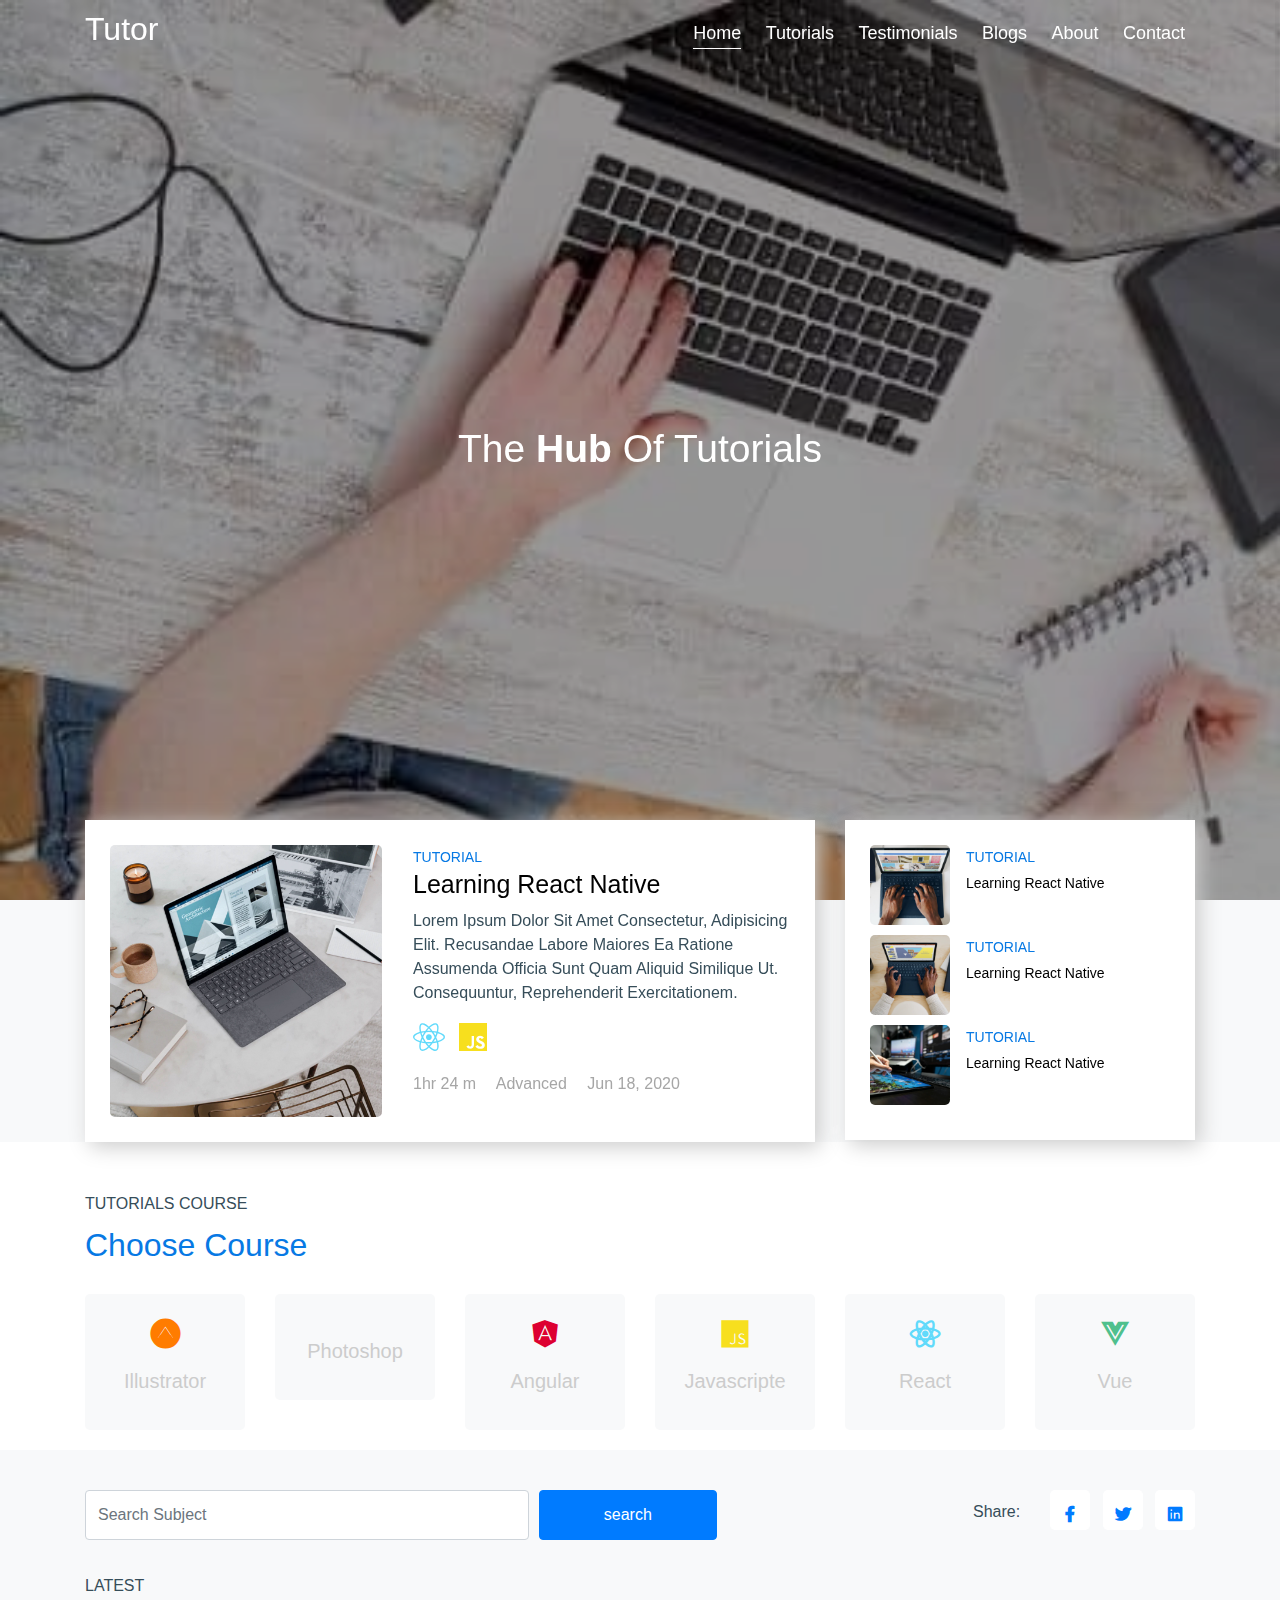
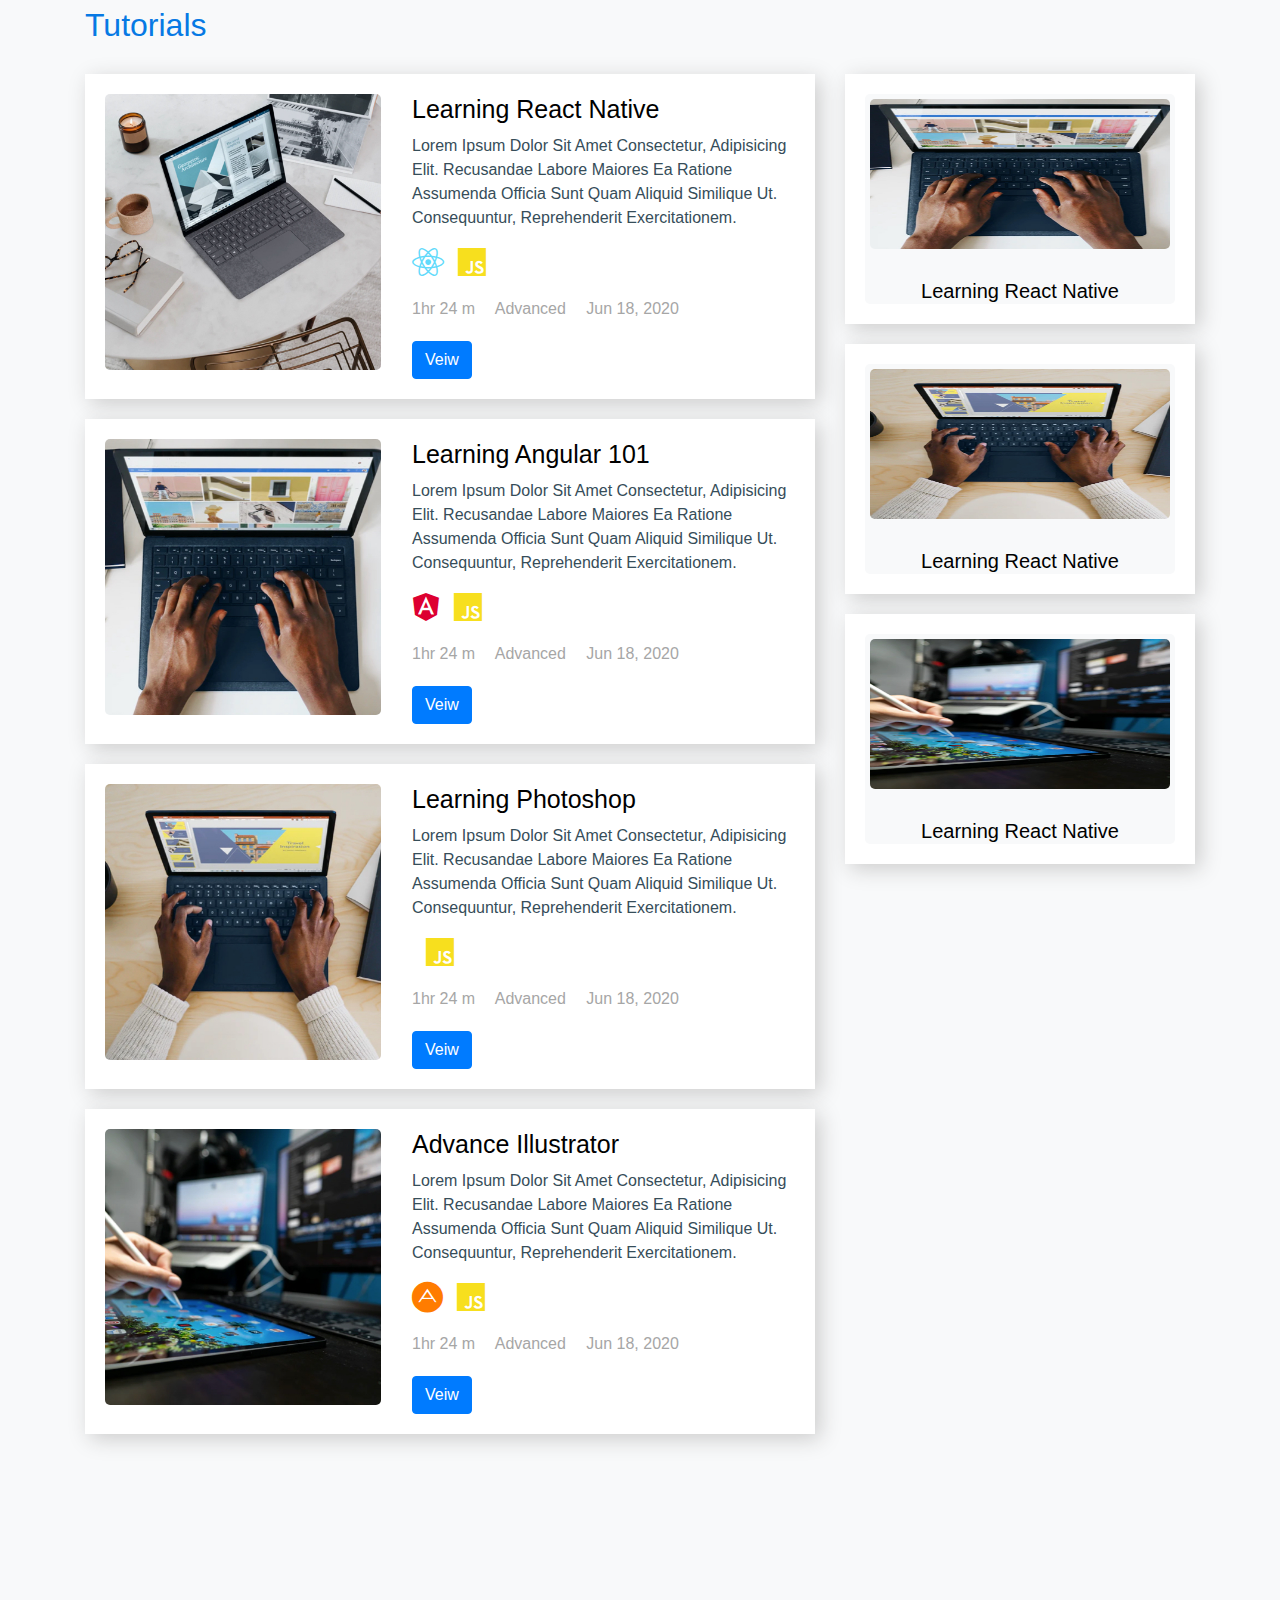
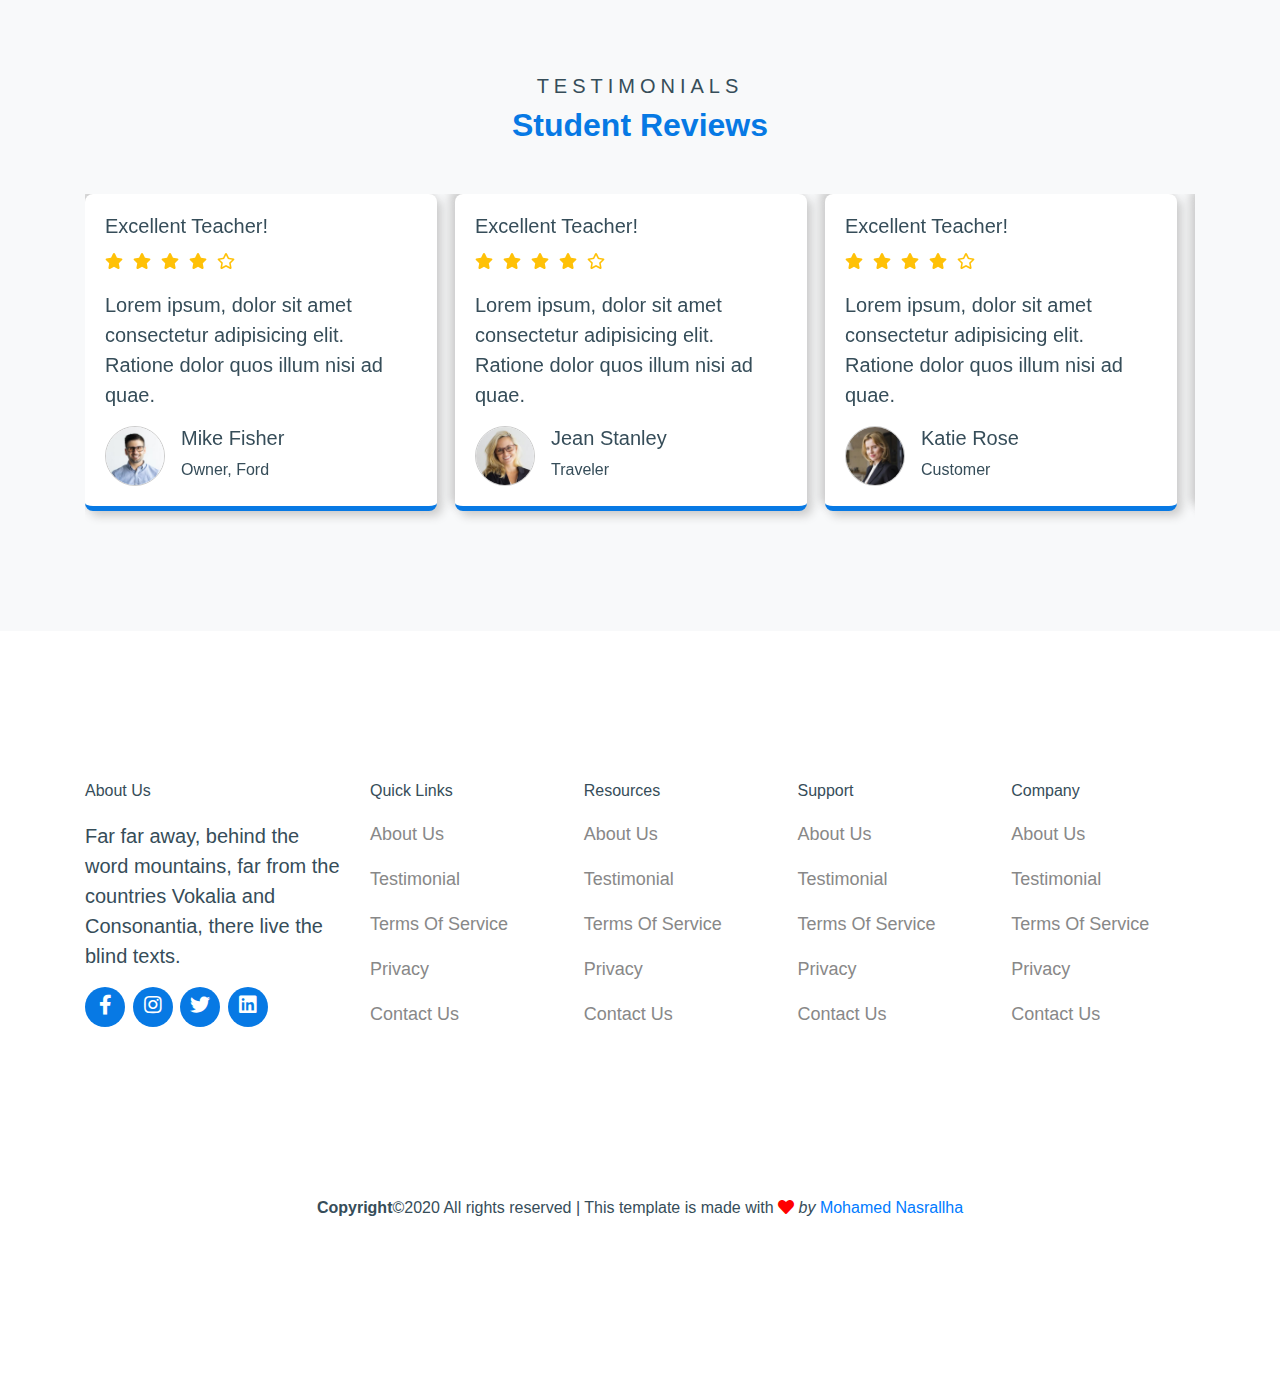
<file: index.html>
<!DOCTYPE html>
<html lang="en">
    <head>
        <meta charset="utf-8"/>
        <meta name="viewport" content="width=device-width, initial-scale=1, shrink-to-fit=no">
        <title>Tutor</title>
        <link rel="stylesheet" href="libs/bootstrap/css/bootstrap.min.css"/>
        <link rel="stylesheet" href="https://cdnjs.cloudflare.com/ajax/libs/font-awesome/5.14.0/css/all.min.css"/>
        <link rel="stylesheet" href="libs/OwlCarousel2-2.3.4/dist/assets/owl.carousel.min.css"/>
        <link rel="stylesheet" href="libs/OwlCarousel2-2.3.4/dist/assets/owl.theme.default.min.css"/>
        <link rel="stylesheet" href="css/normalize.css"/>
        <link rel="stylesheet" href="css/style.css"/>
        <link rel="stylesheet" href="css/myFarmWork.css"/>
    </head>
    <body>
        <!--start header-->
        <header id="header">
            <nav>
                <div class="container">
                    <div class="row">
                        <div class="col-md-3">
                            <div class="logo">
                                <h2><a href="#">Tutor</a></h2>
                            </div><!--End div log0-->
                        </div>
                        <div class="col-md-9">
                            <ul id="nav-links" class="list-unstyled">
                                <li class="active"><a href="index.html">Home</a></li>
                                <li><a href="tutorial.html">Tutorials</a></li>
                                <li><a href="testimonial.html">Testimonials</a></li>
                                <li><a href="blog.html">Blogs</a></li>
                                <li><a href="about.html">About</a></li>
                                <li><a href="contact.html">Contact</a></li>
                            </ul><!--End links-->
                        </div>
                    </div><!--End div row-->
                </div><!--End div container-->
            </nav>
            <div class="header-text">
                <h1> <span>The</span> Hub <span>Of</nav-linksspan> Tutorials</h1>
            </div><!--end header text-->
        </header>
         


        <!--End header-->
        <div class="site-section">
            <div class="container">
                <div class="row">
                    <div class="col-md-8">
                        <div class="box box-left">
                            <div class="media">
                                <img src="images/img_1.jpg" class="mr-3 img-fluid" alt="img_1">
                                <div class="media-body">
                                  <a href="#">TUTORIAL</a>
                                  <h5 class="mt-0 "> <a href="#" class="h3">Learning React Native</a> </h5>
                                  <p> Lorem ipsum dolor sit amet consectetur, adipisicing elit. Recusandae labore maiores ea ratione assumenda officia sunt quam aliquid similique ut. Consequuntur, reprehenderit exercitationem. </p>
                                  <ul class="list-unstyled">
                                      <li> <i class="fab fa-react fa-2x"></i> <i class="fab fa-js fa-2x"></i> </li>
                                  </ul>
                                  <div class="meta">
                                    <span class="mr-3">1hr 24 m</span>
                                    <span class="mr-3">Advanced</span>
                                    <span class="mr-3"> Jun 18, 2020</span>
                                  </div><!--End div meta-->
                                </div><!--End div body-->
                              </div>
                        </div><!--End div box-->
                    </div>
                    <div class="col-md-4">
                        <div class="box box-right">
                            <div class="media">
                                <img src="images/img_2.jpg" class="mr-3 img-fluid" alt="img_2">
                                <div class="media-body">
                                    <a href="#">TUTORIAL</a>
                                    <h5 class="mt-0"> <a href="#" class="h3">Learning React Native</a> </h5>
                                </div>
                              </div><!--media 1-->
                              <div class="media">
                                <img src="images/img_3.jpg" class="mr-3 img-fluid" alt="img_3">
                                <div class="media-body">
                                    <a href="#">TUTORIAL</a>
                                    <h5 class="mt-0"> <a href="#" class="h3">Learning React Native</a> </h5>
                                </div>
                              </div><!--media 2-->                             
                              <div class="media">
                                <img src="images/img_4.jpg" class="mr-3 img-fluid" alt="img_4">
                                <div class="media-body">
                                    <a href="#">TUTORIAL</a>
                                    <h5 class="mt-0"> <a href="#" class="h3">Learning React Native</a> </h5>
                                </div>
                              </div><!--media 3-->
                        </div><!--End div box-->
                    </div>
                </div><!--End div row-->
            </div><!--End div container-->
        </div><!--end site section-->
        <!--start section choose course-->
        <section class="choose-course">
            <div class="container">
                <div class="choose-header">
                    <span>Tutorials course</span>
                    <h2>Choose course</h2>
                </div><!--End div choose header-->
                <div class="row">
                    <div class="col-sm-4 col-lg-2">
                        <div class="card" style="width: 100%">
                            <i class="fab fa-adn"></i>
                            <div class="card-body">
                              <h5 class="card-title"> <a href="#">Illustrator</a> </h5>
                            </div>
                        </div>
                    </div>
                    <div class="col-sm-4 col-lg-2">
                        <div class="card" style="width: 100%">
                           <i class="fab fa-adobe"></i>
                            <div class="card-body">
                              <h5 class="card-title"> <a href="#">Photoshop</a> </h5>
                            </div>
                        </div>
                    </div>
                    <div class="col-sm-4 col-lg-2">
                        <div class="card" style="width: 100%">
                            <i class="fab fa-angular"></i>
                            <div class="card-body">
                              <h5 class="card-title"> <a href="#">Angular</a> </h5>
                            </div>
                        </div>
                    </div>
                    <div class="col-sm-4 col-lg-2">
                        <div class="card" style="width: 100%">
                            <i class="fab fa-js"></i>
                            <div class="card-body">
                              <h5 class="card-title"> <a href="#">javascripte</a> </h5>
                            </div>
                        </div>
                    </div>
                    <div class="col-sm-4 col-lg-2">
                        <div class="card" style="width: 100%">
                            <i class="fab fa-react"></i>
                            <div class="card-body">
                              <h5 class="card-title"> <a href="#">React</a> </h5>
                            </div>
                        </div>
                    </div>
                    <div class="col-sm-4 col-lg-2">
                        <div class="card" style="width: 100%">
                            <i class="fab fa-vuejs"></i>
                            <div class="card-body">
                              <h5 class="card-title"> <a href="#">vue</a> </h5>
                            </div>
                        </div>
                    </div>
                </div><!--End div row--> 
            </div><!--End div container-->
            <div class="leatest-tutorial">
                <div class="container">
                    <div class="filter-tutorial-share">
                        <div class="searsh-tutorial">
                            <input class="form-control" type="search" name="search" placeholder="Search Subject"/>
                            <button type="submit" class="btn btn-primary">search</button>
                        </div><!--End div search-tutorial-->
                        <div class="share">
                            <span>share:</span>
                            <ul class="list-unstyled">
                                <li><a href="#"><i class="fab fa-facebook-f"></i></a></li>
                                <li><a href="#"><i class="fab fa-twitter"></i></a></li>
                                <li><a href="#"><i class="fab fa-linkedin"></i></a></li>
                            </ul>
                        </div><!--End div share-->
                    </div><!--End div filter-tutorial-->
                    <div class="latest-content">
                        <h6>Latest</h6>
                        <h2>Tutorials</h2>
                        <div class="row">
                            <div class="col-md-8">
                                <div class="box box-left">
                                    <div class="media">
                                        <img src="images/img_1.jpg" class="mr-3 img-fluid" alt="img_1">
                                        <div class="media-body">
                                          <h5 class="mt-0 "> <a href="#" class="h3">Learning React Native</a> </h5>
                                          <p> Lorem ipsum dolor sit amet consectetur, adipisicing elit. Recusandae labore maiores ea ratione assumenda officia sunt quam aliquid similique ut. Consequuntur, reprehenderit exercitationem. </p>
                                          <ul class="list-unstyled">
                                              <li> <i class="fab fa-react fa-2x"></i> <i class="fab fa-js fa-2x"></i> </li>
                                          </ul>
                                          <div class="meta">
                                            <span class="mr-3">1hr 24 m</span>
                                            <span class="mr-3">Advanced</span>
                                            <span class="mr-3"> Jun 18, 2020</span>
                                          </div><!--End div meta-->
                                          <a href="#" class="btn btn-primary veiw">Veiw</a>
                                        </div><!--End div body-->
                                    </div><!--End media 1-->
                                </div><!--End div box left-->
                                <div class="box box-left">
                                    <div class="media">
                                        <img src="images/img_2.jpg" class="mr-3 img-fluid" alt="img_2">
                                        <div class="media-body">
                                          <h5 class="mt-0 "> <a href="#" class="h3">Learning Angular 101</a> </h5>
                                          <p> Lorem ipsum dolor sit amet consectetur, adipisicing elit. Recusandae labore maiores ea ratione assumenda officia sunt quam aliquid similique ut. Consequuntur, reprehenderit exercitationem. </p>
                                          <ul class="list-unstyled">
                                              <li> <i class="fab fa-angular fa-2x"></i> <i class="fab fa-js fa-2x"></i> </li>
                                          </ul>
                                          <div class="meta">
                                            <span class="mr-3">1hr 24 m</span>
                                            <span class="mr-3">Advanced</span>
                                            <span class="mr-3"> Jun 18, 2020</span>
                                          </div><!--End div meta-->
                                          <a href="#" class="btn btn-primary veiw">Veiw</a>
                                        </div><!--End div body-->
                                    </div><!--End media 2-->
                                </div><!--End div box left-->
                                <div class="box box-left">
                                    <div class="media">
                                        <img src="images/img_3.jpg" class="mr-3 img-fluid" alt="img_3">
                                        <div class="media-body">
                                          <h5 class="mt-0 "> <a href="#" class="h3"> Learning Photoshop</a> </h5>
                                          <p> Lorem ipsum dolor sit amet consectetur, adipisicing elit. Recusandae labore maiores ea ratione assumenda officia sunt quam aliquid similique ut. Consequuntur, reprehenderit exercitationem. </p>
                                          <ul class="list-unstyled">
                                              <li> <i class="fab fa-adobe fa-2x"></i> <i class="fab fa-js fa-2x"></i> </li>
                                          </ul>
                                          <div class="meta">
                                            <span class="mr-3">1hr 24 m</span>
                                            <span class="mr-3">Advanced</span>
                                            <span class="mr-3"> Jun 18, 2020</span>
                                          </div><!--End div meta-->
                                          <a href="#" class="btn btn-primary veiw">Veiw</a>
                                        </div><!--End div body-->
                                    </div><!--End media 3-->
                                </div><!--End div box left-->
                                <div class="box box-left">
                                    <div class="media">
                                        <img src="images/img_4.jpg" class="mr-3 img-fluid" alt="img_4">
                                        <div class="media-body">
                                          <h5 class="mt-0 "> <a href="#" class="h3">Advance Illustrator</a> </h5>
                                          <p> Lorem ipsum dolor sit amet consectetur, adipisicing elit. Recusandae labore maiores ea ratione assumenda officia sunt quam aliquid similique ut. Consequuntur, reprehenderit exercitationem. </p>
                                          <ul class="list-unstyled">
                                              <li> <i class="fab fa-adn fa-2x"></i> <i class="fab fa-js fa-2x"></i> </li>
                                          </ul>
                                          <div class="meta">
                                            <span class="mr-3">1hr 24 m</span>
                                            <span class="mr-3">Advanced</span>
                                            <span class="mr-3"> Jun 18, 2020</span>
                                          </div><!--End div meta-->
                                          <a href="#" class="btn btn-primary veiw">Veiw</a>
                                        </div><!--End div body-->
                                      </div><!--End media 4-->
                                </div><!--End div box left-->
                            </div><!--End div col-md-8-->
                            <div class="col-md-4">
                                <div class="box box-right">
                                    <a href="#">
                                        <div class="card">
                                            <img src="images/img_2.jpg" class="card-img-top img-fluid" alt="img_2">
                                            <div class="card-body">
                                                <h5 class="card-title">Learning React Native</h5>
                                            </div>
                                        </div>
                                    </a><!--End card 1-->
                                </div><!--End div  right-->
                                <div class="box box-right">
                                    <a href="#">
                                        <div class="card">
                                            <img src="images/img_3.jpg" class="card-img-top img-fluid" alt="img_3">
                                            <div class="card-body">
                                                <h5 class="card-title">Learning React Native</h5>
                                            </div>
                                        </div>
                                    </a><!--End card 3-->
                                </div><!--End div  right-->
                                <div class="box box-right">
                                    <a href="#">
                                        <div class="card">
                                            <img src="images/img_4.jpg" class="card-img-top img-fluid" alt="img_4">
                                            <div class="card-body">
                                                <h5 class="card-title">Learning React Native</h5>
                                            </div>
                                        </div>
                                    </a><!--End card 3-->
                                </div><!--End div  right-->
                            </div>
                        </div><!--End div row-->
                    </div><!--End div leatest-content-->
                </div><!--End div container-->
            </div><!--End div leatest tutorial-->
        </section>
        <!--End section choose course-->
        <!--start section testimonials-->
        <section class="testimonials">
            <div class="container">
                <div class="section-header">
                    <h5>Testimonials</h5>
                    <h2>Student Reviews</h2>
                </div><!--End div header-->
                   <!--start carsouel-->
                <div class="owl-carousel owl-theme testimonial-owl-carousel">
                    <div class="item">
                        <div class="card">
                            <div class="card-body">
                                <h5 class="card-title">Excellent Teacher!</h5>
                                <ul class="list-unstyled">
                                    <li><i class="fas fa-star"></i></li>
                                    <li><i class="fas fa-star"></i></li>
                                    <li><i class="fas fa-star"></i></li>
                                    <li><i class="fas fa-star"></i></li>
                                    <li><i class="far fa-star"></i></li>    
                                </ul>
                                <p class="card-text lead">
                                    Lorem ipsum, dolor sit amet consectetur adipisicing elit. Ratione dolor quos illum nisi ad quae.
                                </p>
                                <div class="media">
                                    <img src="images/person_1.jpg" class="mr-3" alt="person_1">
                                    <div class="media-body">
                                    <h5 class="mt-0">Mike Fisher</h5>
                                    <span class="d-block">Owner, Ford </span>
                                    </div><!--End div media body-->
                                </div><!--End div media-->
                            </div><!--End div card body-->
                        </div><!--End div card-->
                    
                    </div><!--End item 1-->
                    <div class="item">
                        <div class="card">
                            <div class="card-body">
                                <h5 class="card-title">Excellent Teacher!</h5>
                                <ul class="list-unstyled">
                                    <li><i class="fas fa-star"></i></li>
                                    <li><i class="fas fa-star"></i></li>
                                    <li><i class="fas fa-star"></i></li>
                                    <li><i class="fas fa-star"></i></li>
                                    <li><i class="far fa-star"></i></li>    
                                </ul>
                                <p class="card-text lead">
                                    Lorem ipsum, dolor sit amet consectetur adipisicing elit. Ratione dolor quos illum nisi ad quae.
                                </p>
                                <div class="media">
                                    <img src="images/person_2.jpg" class="mr-3" alt="person_2">
                                    <div class="media-body">
                                    <h5 class="mt-0">Jean Stanley</h5>
                                    <span class="d-block">Traveler </span>
                                    </div><!--End div media body-->
                                </div><!--End div media-->
                            </div><!--End div card body-->
                        </div><!--End div card-->
                    
                    </div><!--End item 2-->
                    <div class="item">
                        <div class="card">
                            <div class="card-body">
                                <h5 class="card-title">Excellent Teacher!</h5>
                                <ul class="list-unstyled">
                                    <li><i class="fas fa-star"></i></li>
                                    <li><i class="fas fa-star"></i></li>
                                    <li><i class="fas fa-star"></i></li>
                                    <li><i class="fas fa-star"></i></li>
                                    <li><i class="far fa-star"></i></li>    
                                </ul>
                                <p class="card-text lead">
                                    Lorem ipsum, dolor sit amet consectetur adipisicing elit. Ratione dolor quos illum nisi ad quae.
                                </p>
                                <div class="media">
                                    <img src="images/person_3.jpg" class="mr-3" alt="person_3">
                                    <div class="media-body">
                                    <h5 class="mt-0">Katie Rose</h5>
                                    <span class="d-block">Customer </span>
                                    </div><!--End div media body-->
                                </div><!--End div media-->
                            </div><!--End div card body-->
                        </div><!--End div card-->
                    </div><!--End item 3-->  
                </div>
                <!--End carsouel-->
            </div><!--End div container-->
        </section>
        <!--End section testimonials-->
        <!--start footer-->
        <footer>
            <div class="container">
                <div class="row footer-row">
                    <div class="col-md-12 col-lg-3">
                        <div class="footer-about">
                            <h6>About us</h6>
                            <p class="lead">
                                Far far away, behind the word mountains, far from the countries 
                                Vokalia and Consonantia, there live the blind texts.
                            </p>
                            <ul class="list-unstyled">
                                <li><a href="#"><i class="fab fa-facebook-f"></i></a></li>
                                <li><a href="#"><i class="fab fa-instagram"></i></a></li>
                                <li><a href="#"><i class="fab fa-twitter"></i></a></li>
                                <li><a href="#"><i class="fab fa-linkedin"></i></a></li>
                            </ul>
                        </div><!--End footer-about-->
                    </div><!--end col-lg-4-->
                    <div class="col-md-12 col-lg-9 fast-links">
                        <div class="row">
                            <div class="col-md-6 col-lg-3">
                                <h6>Quick Links</h6>
                                <ul class="list-unstyled">
                                    <li><a href="#">about us</a></li>
                                    <li><a href="#">testimonial</a></li>
                                    <li><a href="#">Terms of Service</a></li>
                                    <li><a href="#">privacy</a></li>
                                    <li><a href="#">contact us</a></li>
                                </ul>
                            </div> 
                            <div class="col-md-6 col-lg-3">
                                <h6>Resources</h6>
                                <ul class="list-unstyled">
                                    <li><a href="#">about us</a></li>
                                    <li><a href="#">testimonial</a></li>
                                    <li><a href="#">Terms of Service</a></li>
                                    <li><a href="#">privacy</a></li>
                                    <li><a href="#">contact us</a></li>
                                </ul>
                            </div> 
                            <div class="col-md-6 col-lg-3">
                                <h6>Support</h6>
                                <ul class="list-unstyled">
                                    <li><a href="#">about us</a></li>
                                    <li><a href="#">testimonial</a></li>
                                    <li><a href="#">Terms of Service</a></li>
                                    <li><a href="#">privacy</a></li>
                                    <li><a href="#">contact us</a></li>
                                </ul>
                            </div> 
                            <div class="col-md-6 col-lg-3">
                                <h6>Company</h6>
                                <ul class="list-unstyled">
                                    <li><a href="#">about us</a></li>
                                    <li><a href="#">testimonial</a></li>
                                    <li><a href="#">Terms of Service</a></li>
                                    <li><a href="#">privacy</a></li>
                                    <li><a href="#">contact us</a></li>
                                </ul>
                            </div>  
                        </div><!--End div row-->
                    </div><!--End div fast-links-->
                    <div class="footer-copyright text-center">
                        <p class="tex-center">
                            <strong>Copyright</strong>&copy;2020
                            All rights reserved | This template is made with
                            <i class="fas fa-heart"></i> <em>by</em>
                            <a href="/" target="_blank" >Mohamed Nasrallha</a>
                        </p>
                    </div><!--End div copyight-->
                </div>  <!--end div footer-row-->
            </div><!--End div container-->
            <!--button go to up-->
            <div class="btn-up">
                <i class="fas fa-angle-up"></i>
            </div>
            <!--end button go to up-->
        </footer>
        <!--End footer-->
        
        <script src="libs/jquery/jquery-3.4.1.min.js"></script>
        <script src="libs/bootstrap/js/bootstrap.min.js"></script>
        <script src="libs/OwlCarousel2-2.3.4/dist/owl.carousel.min.js"></script>
        <script src="js/jquery.nicescroll.min.js"></script>
       <script src="js/custom.js"></script>
    </body>
</html>
</file>
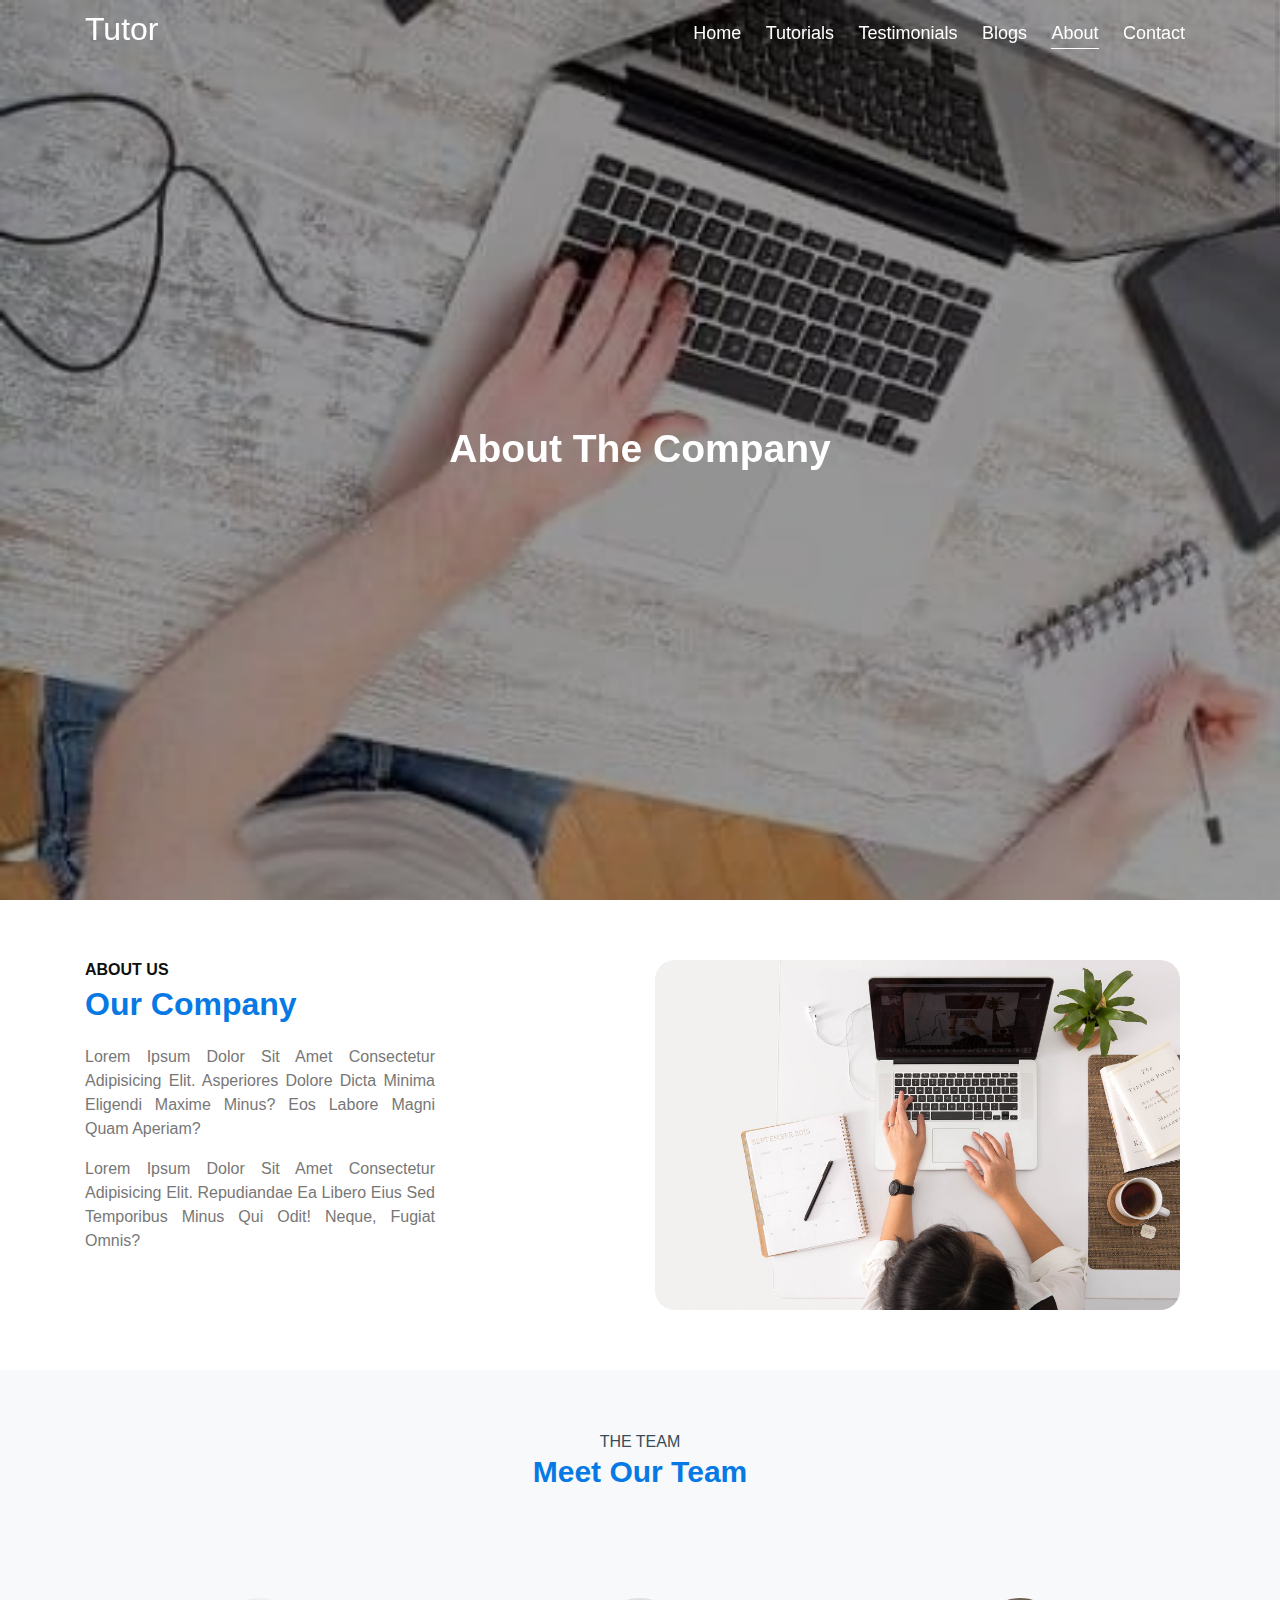
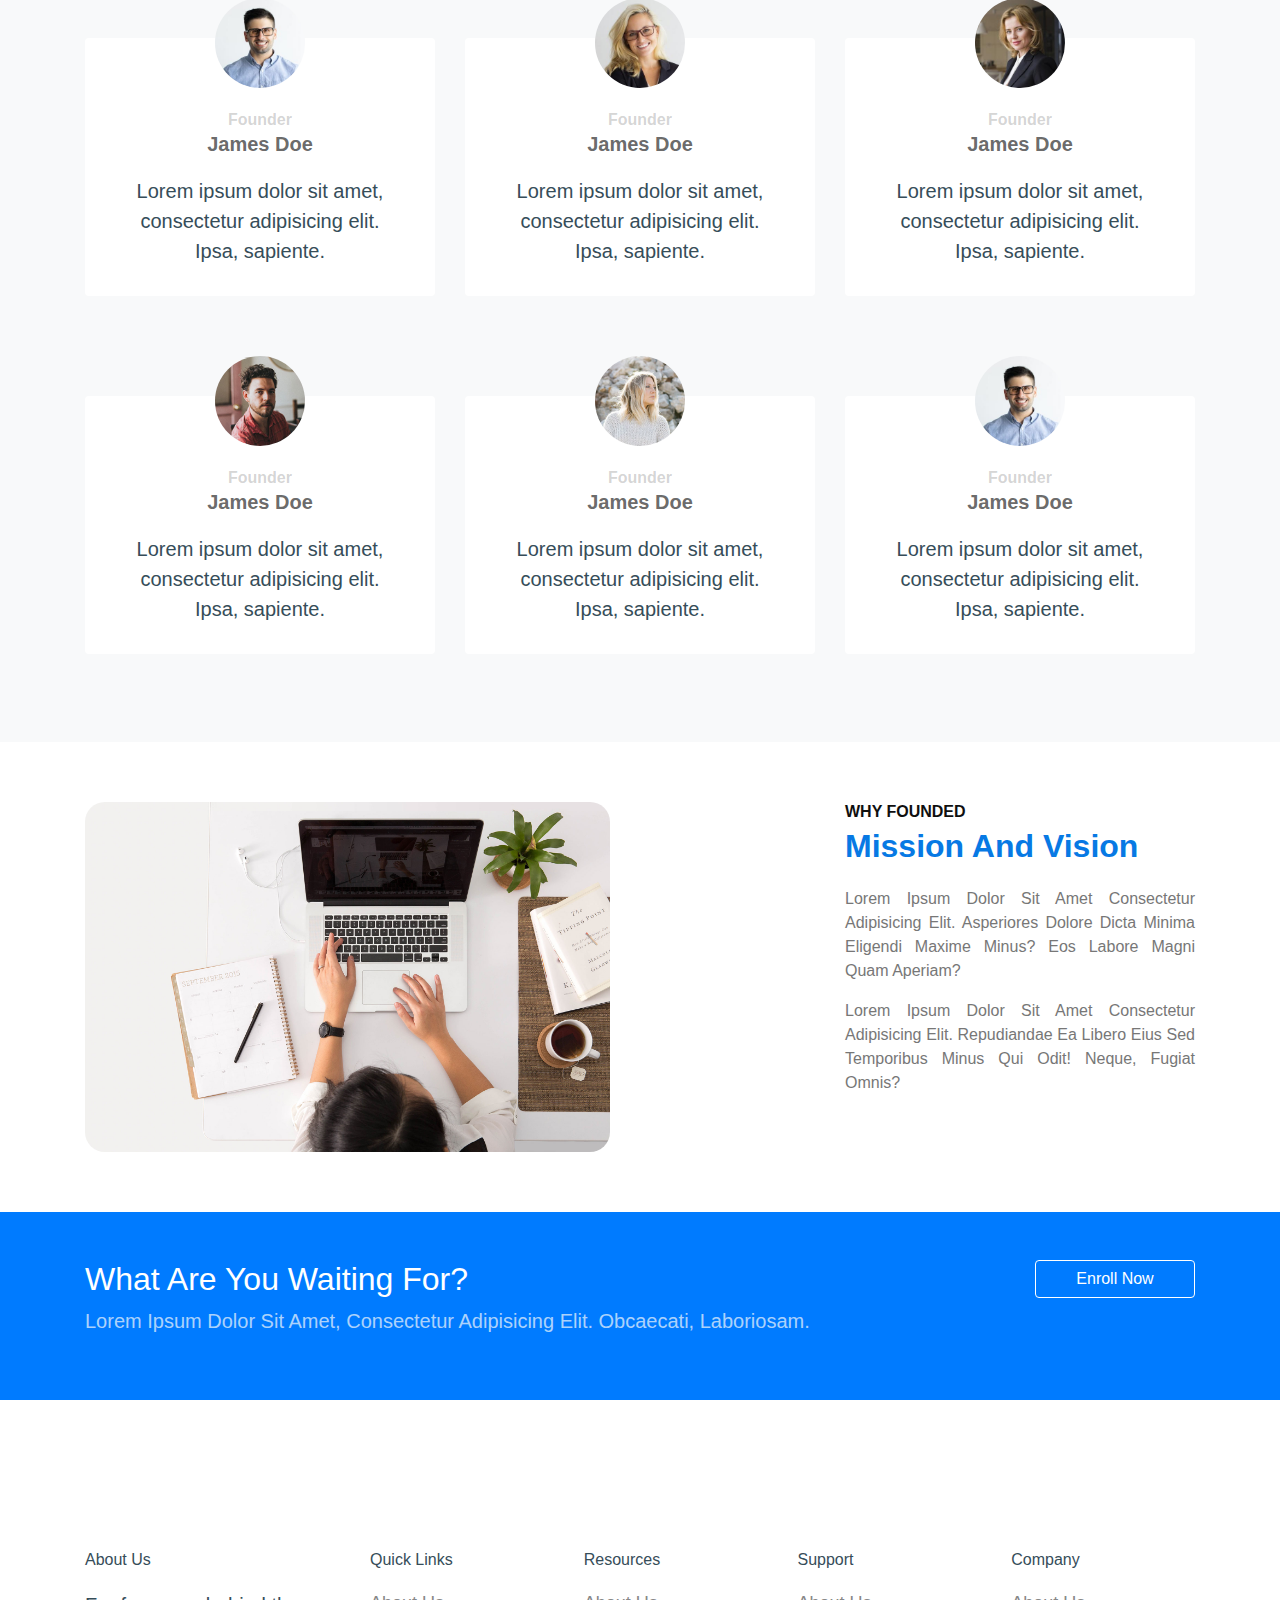
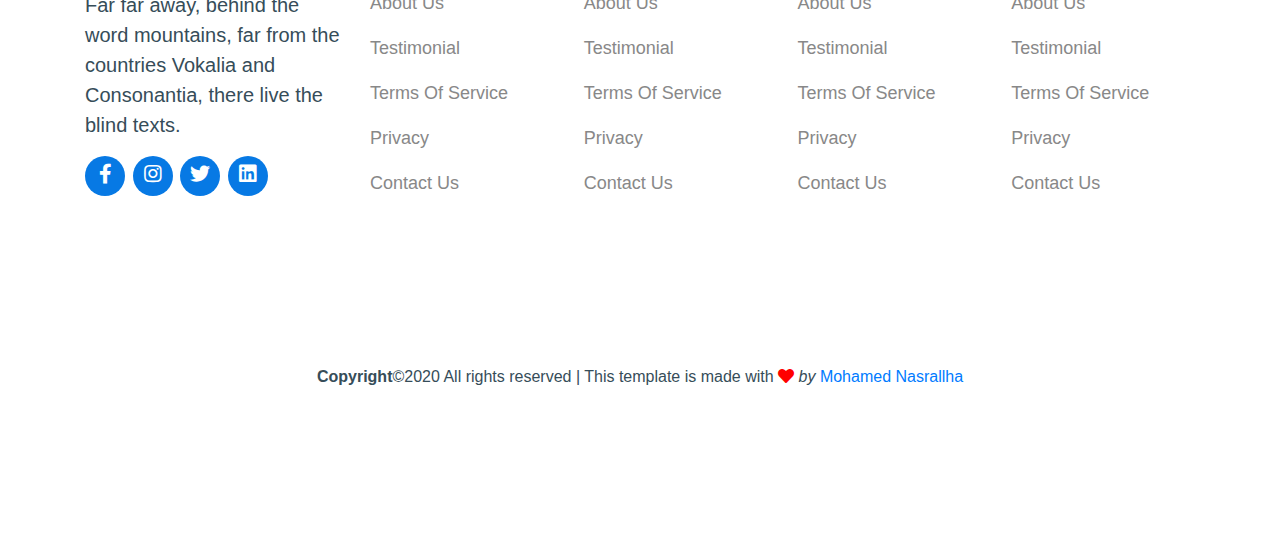
<file: about.html>
<!DOCTYPE html>
<html lang="en">
    <head>
        <meta charset="utf-8"/>
        <meta name="viewport" content="width=device-width, initial-scale=1, shrink-to-fit=no">
        <title>Tutor</title>
        <link rel="stylesheet" href="libs/bootstrap/css/bootstrap.min.css"/>
        <link rel="stylesheet" href="https://cdnjs.cloudflare.com/ajax/libs/font-awesome/5.14.0/css/all.min.css"/>
        <link rel="stylesheet" href="css/normalize.css"/>
        <link rel="stylesheet" href="css/style.css"/>
        <link rel="stylesheet" href="css/myFarmWork.css"/>
    </head>
    <body>
        <!--start header-->
        <header id="header">
            <nav>
                <div class="container">
                    <div class="row">
                        <div class="col-md-3">
                            <div class="logo">
                                <h2><a href="index.html">Tutor</a></h2>
                            </div><!--End div log0-->
                        </div>
                        <div class="col-md-9">
                            <ul id="nav-links" class="list-unstyled">
                                <li><a href="index.html">Home</a></li>
                                <li><a href="tutorial.html">Tutorials</a></li>
                                <li><a href="testimonial.html">Testimonials</a></li>
                                <li><a href="blog.html">Blogs</a></li>
                                <li class="active"><a href="about.html">About</a></li>
                                <li><a href="contact.html">Contact</a></li>
                            </ul><!--End links-->
                        </div>
                    </div><!--End div row-->
                </div><!--End div container-->
            </nav>
            <div class="header-text">
                <h1> About The Company</h1>
            </div><!--end header text-->
        </header>
        <!--End header-->
        
        <!--start section about us-->
        <section class="about">
            <div class="container">
                <div class="row">
                    <div class="col-md-12 col-lg-4">
                        <div class="about-us">
                            <h6>about us</h6>
                            <h1>Our Company</h1>
                            <p>
                                Lorem ipsum dolor sit amet consectetur adipisicing elit. Asperiores dolore dicta minima eligendi maxime minus? Eos labore magni quam aperiam?
                            </p>
                            <p>
                                Lorem ipsum dolor sit amet consectetur adipisicing elit. Repudiandae ea libero eius sed temporibus minus qui odit! Neque, fugiat omnis?
                            </p>
                        </div>
                    </div> <!--col 1-->
                    <div class="col-md-12 col-lg-5 offset-lg-2">
                        <img src="./images/hero_bg.jpg" class="img-fliud about-img" alt="aboutus"/>
                    </div>
                </div> <!--row-->
            </div> <!--container-->
        </section>
        <!--end section about us-->
        
        <!--start secton our team-->
        <section class="our-team text-center">
            <div class="container">
                <div class="section-title mb-5">
                    <span>THE TEAM</span>
                    <h2>Meet Our Team</h2>
                </div> <!--end section title-->
                <div class="row mb-5">
                    <div class="col-md-6 col-lg-4">
                        <div class="card">
                            <img src="./images/person_1.jpg" class="card-img-top" alt="team member">
                            <div class="card-body">
                                <span>Founder</span>
                              <h5 class="card-title">James Doe</h5>
                              <p class="card-text lead">
                                Lorem ipsum dolor sit amet, consectetur adipisicing elit. Ipsa, sapiente.
                              </p>
                             
                            </div>
                        </div> <!--end div card-->
                    </div> <!--end col 1-->
                    <div class="col-md-6 col-lg-4">
                        <div class="card">
                            <img src="./images/person_2.jpg" class="card-img-top" alt="team member">
                            <div class="card-body">
                                <span>Founder</span>
                              <h5 class="card-title">James Doe</h5>
                              <p class="card-text lead">
                                Lorem ipsum dolor sit amet, consectetur adipisicing elit. Ipsa, sapiente.
                              </p>
                             
                            </div>
                        </div> <!--end div card-->
                    </div> <!--end col 2-->
                    <div class="col-md-6 col-lg-4">
                        <div class="card">
                            <img src="./images/person_3.jpg" class="card-img-top" alt="team member">
                            <div class="card-body">
                                <span>Founder</span>
                              <h5 class="card-title">James Doe</h5>
                              <p class="card-text lead">
                                Lorem ipsum dolor sit amet, consectetur adipisicing elit. Ipsa, sapiente.
                              </p>
                             
                            </div>
                        </div> <!--end div card-->
                    </div> <!--end col 3-->
                    <div class="col-md-6 col-lg-4">
                        <div class="card">
                            <img src="./images/person_4.jpg" class="card-img-top" alt="team member">
                            <div class="card-body">
                                <span>Founder</span>
                              <h5 class="card-title">James Doe</h5>
                              <p class="card-text lead">
                                Lorem ipsum dolor sit amet, consectetur adipisicing elit. Ipsa, sapiente.
                              </p>
                             
                            </div>
                        </div> <!--end div card-->
                    </div> <!--end col 4-->
                    <div class="col-md-6 col-lg-4">
                        <div class="card">
                            <img src="./images/person_5.jpg" class="card-img-top" alt="team member">
                            <div class="card-body">
                                <span>Founder</span>
                              <h5 class="card-title">James Doe</h5>
                              <p class="card-text lead">
                                Lorem ipsum dolor sit amet, consectetur adipisicing elit. Ipsa, sapiente.
                              </p>
                             
                            </div>
                        </div> <!--end div card-->
                    </div> <!--end col 5-->
                    <div class="col-md-6 col-lg-4">
                        <div class="card">
                            <img src="./images/person_1.jpg" class="card-img-top" alt="team member">
                            <div class="card-body">
                                <span>Founder</span>
                              <h5 class="card-title">James Doe</h5>
                              <p class="card-text lead">
                                Lorem ipsum dolor sit amet, consectetur adipisicing elit. Ipsa, sapiente.
                              </p>
                             
                            </div>
                        </div> <!--end div card-->
                    </div> <!--end col 6-->
                </div> <!--end row-->
            </div> <!--container-->
        </section>
        <!--end section our team-->
        
        <!-- start section mission-->
        <section class="mission">
            <div class="container">
                <div class="row">
                    <div class="col-md-12 col-lg-5">
                        <img src="./images/hero_bg.jpg" class="img-fliud mission-img" alt="aboutus"/>
                    </div> <!--col 1-->
                    <div class="col-md-12 col-lg-4 offset-lg-3">
                        <div class="mission-us">
                            <h6>WHY FOUNDED</h6>
                            <h1>Mission and Vision</h1>
                            <p>
                                Lorem ipsum dolor sit amet consectetur adipisicing elit. Asperiores dolore dicta minima eligendi maxime minus? Eos labore magni quam aperiam?
                            </p>
                            <p>
                                Lorem ipsum dolor sit amet consectetur adipisicing elit. Repudiandae ea libero eius sed temporibus minus qui odit! Neque, fugiat omnis?
                            </p>
                        </div>
                    </div> <!--col 2-->
                </div> <!--row-->
            </div> <!--container-->
        </section>
        <!-- end section mission-->

        <!--start section waite-->
        <section class="testimonial-waite bg-primary py-5">
            <div class="container">
                <div class="row">
                    <div class="col-md-10">
                        <div class="waite-content">
                            <h2>What are you waiting for?</h2>
                            <p class="lead">Lorem ipsum dolor sit amet, consectetur adipisicing elit. Obcaecati, laboriosam.</p>
                        </div><!--end div waite-conent-->
                    </div>
                    <div class="col-md-2">
                        <div class="enroll">
                            <button class="btn btn-block">Enroll Now</button>
                        </div><!--end div enroll-->
                    </div>
                </div><!--end div row-->
            </div><!--end div container-->
        </section>
        <!--End section waite-->
        <!--start footer-->
        <footer>
            <div class="container">
                <div class="row footer-row">
                    <div class="col-md-12 col-lg-3">
                        <div class="footer-about">
                            <h6>About us</h6>
                            <p class="lead">
                                Far far away, behind the word mountains, far from the countries 
                                Vokalia and Consonantia, there live the blind texts.
                            </p>
                            <ul class="list-unstyled">
                                <li><a href="#"><i class="fab fa-facebook-f"></i></a></li>
                                <li><a href="#"><i class="fab fa-instagram"></i></a></li>
                                <li><a href="#"><i class="fab fa-twitter"></i></a></li>
                                <li><a href="#"><i class="fab fa-linkedin"></i></a></li>
                            </ul>
                        </div><!--End footer-about-->
                    </div><!--end col-lg-4-->
                    <div class="col-md-12 col-lg-9 fast-links">
                        <div class="row">
                            <div class="col-md-6 col-lg-3">
                                <h6>Quick Links</h6>
                                <ul class="list-unstyled">
                                    <li><a href="#">about us</a></li>
                                    <li><a href="#">testimonial</a></li>
                                    <li><a href="#">Terms of Service</a></li>
                                    <li><a href="#">privacy</a></li>
                                    <li><a href="#">contact us</a></li>
                                </ul>
                            </div> 
                            <div class="col-md-6 col-lg-3">
                                <h6>Resources</h6>
                                <ul class="list-unstyled">
                                    <li><a href="#">about us</a></li>
                                    <li><a href="#">testimonial</a></li>
                                    <li><a href="#">Terms of Service</a></li>
                                    <li><a href="#">privacy</a></li>
                                    <li><a href="#">contact us</a></li>
                                </ul>
                            </div> 
                            <div class="col-md-6 col-lg-3">
                                <h6>Support</h6>
                                <ul class="list-unstyled">
                                    <li><a href="#">about us</a></li>
                                    <li><a href="#">testimonial</a></li>
                                    <li><a href="#">Terms of Service</a></li>
                                    <li><a href="#">privacy</a></li>
                                    <li><a href="#">contact us</a></li>
                                </ul>
                            </div> 
                            <div class="col-md-6 col-lg-3">
                                <h6>Company</h6>
                                <ul class="list-unstyled">
                                    <li><a href="#">about us</a></li>
                                    <li><a href="#">testimonial</a></li>
                                    <li><a href="#">Terms of Service</a></li>
                                    <li><a href="#">privacy</a></li>
                                    <li><a href="#">contact us</a></li>
                                </ul>
                            </div>  
                        </div><!--End div row-->
                    </div><!--End div fast-links-->
                    <div class="footer-copyright text-center">
                        <p class="tex-center">
                            <strong>Copyright</strong>&copy;2020
                            All rights reserved | This template is made with
                            <i class="fas fa-heart"></i> <em>by</em>
                            <a href="/" target="_blank" >Mohamed Nasrallha</a>
                        </p>
                    </div><!--End div copyight-->
                </div>  <!--end div footer-row-->
            </div><!--End div container-->
             <!--button go to up-->
             <div class="btn-up">
                <i class="fas fa-angle-up"></i>
            </div>
            <!--end button go to up-->
        </footer>
        <!--End footer-->
        
        <script src="libs/jquery/jquery-3.4.1.min.js"></script>
        <script src="libs/bootstrap/js/bootstrap.min.js"></script>
        <script src="libs/OwlCarousel2-2.3.4/dist/owl.carousel.min.js"></script>
        <script src="js/jquery.nicescroll.min.js"></script>
       <script src="js/custom.js"></script>
    </body>
</html>
</file>
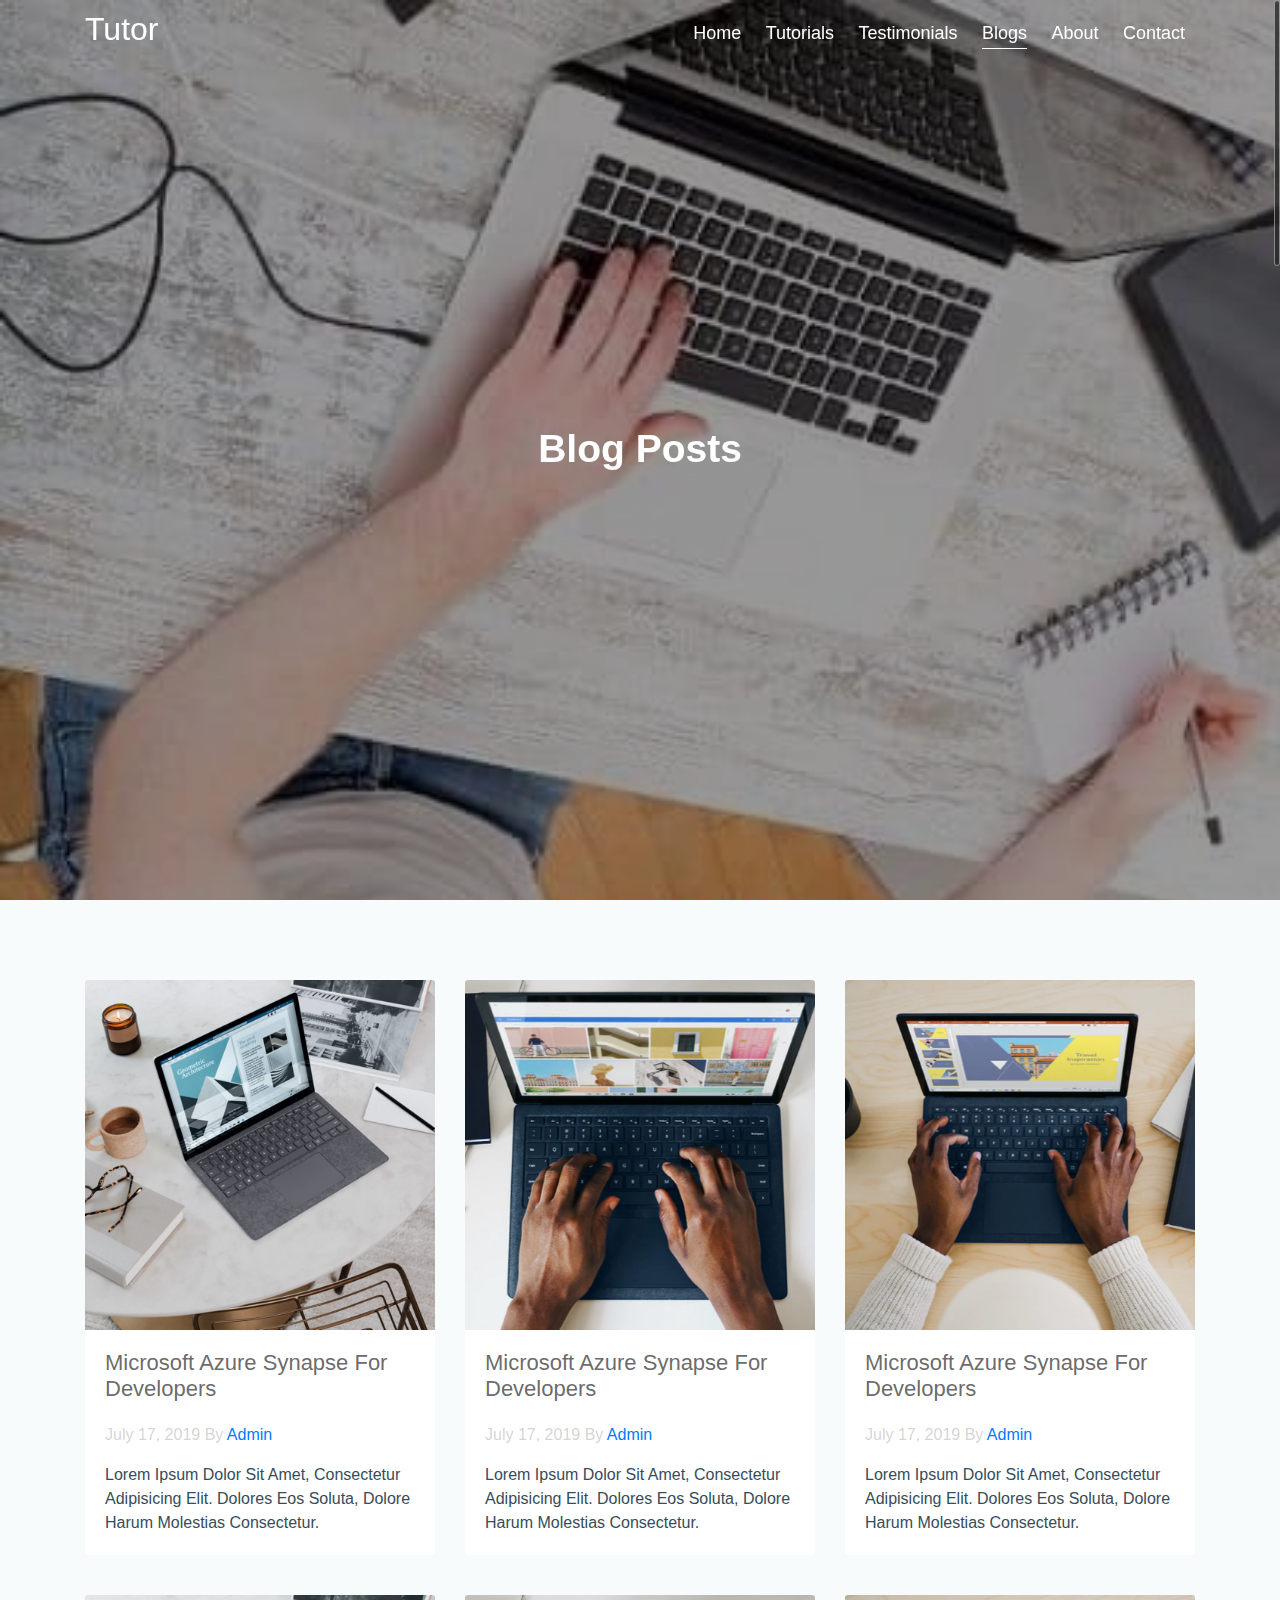
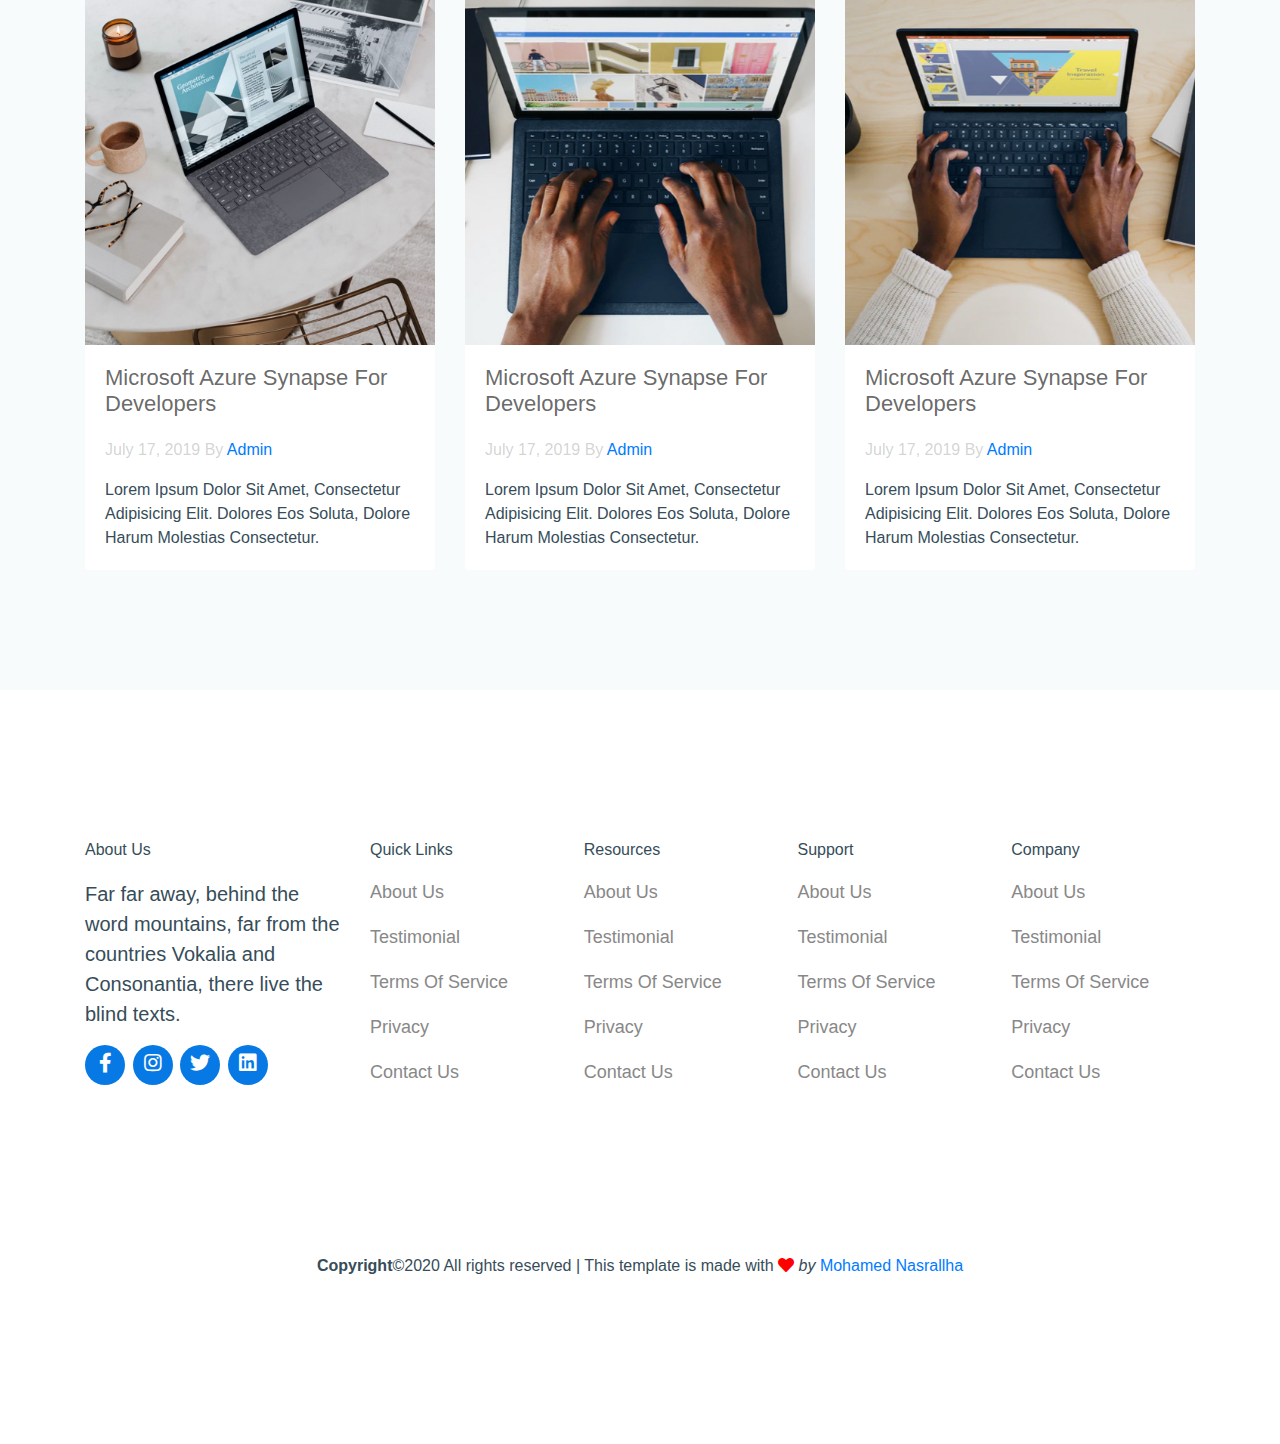
<file: blog.html>
<!DOCTYPE html>
<html lang="en">
    <head>
        <meta charset="utf-8"/>
        <meta name="viewport" content="width=device-width, initial-scale=1, shrink-to-fit=no">
        <title>Tutor</title>
        <link rel="stylesheet" href="libs/bootstrap/css/bootstrap.min.css"/>
        <link rel="stylesheet" href="https://cdnjs.cloudflare.com/ajax/libs/font-awesome/5.14.0/css/all.min.css"/>
        <link rel="stylesheet" href="css/normalize.css"/>
        <link rel="stylesheet" href="css/style.css"/>
        <link rel="stylesheet" href="css/myFarmWork.css"/>
    </head>
    <body>
        <!--start header-->
        <header id="header">
            <nav>
                <div class="container">
                    <div class="row">
                        <div class="col-md-3">
                            <div class="logo">
                                <h2><a href="index.html">Tutor</a></h2>
                            </div><!--End div log0-->
                        </div>
                        <div class="col-md-9">
                            <ul id="nav-links" class="list-unstyled">
                                <li><a href="index.html">Home</a></li>
                                <li><a href="tutorial.html">Tutorials</a></li>
                                <li><a href="testimonial.html">Testimonials</a></li>
                                <li class="active"><a href="blog.html">Blogs</a></li>
                                <li><a href="about.html">About</a></li>
                                <li><a href="contact.html">Contact</a></li>
                            </ul><!--End links-->
                        </div>
                    </div><!--End div row-->
                </div><!--End div container-->
            </nav>
            <div class="header-text">
                <h1> Blog Posts</h1>
            </div><!--end header text-->
        </header>
        <!--End header-->
        <!--start section blog-->
        <section class="blog">
            <div class="container">
                <div class="row">
                    <div class="col-md-6 col-lg-4">
                        <div class="card">
                            <a href="#"> <img src="./images/img_1.jpg" class="card-img-top" alt="blog"></a>
                            <div class="card-body">
                              <a href="#"> <h5 class="card-title">Microsoft Azure Synapse for Developers</h5></a>
                              <p>July 17, 2019 by <a href="#">Admin</a> </p>
                              <p class="card-text">
                                  Lorem ipsum dolor sit amet, consectetur adipisicing elit. Dolores eos soluta, dolore harum molestias consectetur.
                              </p>
                            
                            </div>
                          </div> <!--end cards-->
                    </div> <!--end col 1-->
                    <div class="col-md-6 col-lg-4">
                        <div class="card">
                            <a href="#"> <img src="./images/img_2.jpg" class="card-img-top" alt="blog"></a>
                            <div class="card-body">
                              <a href="#"> <h5 class="card-title">Microsoft Azure Synapse for Developers</h5></a>
                              <p>July 17, 2019 by <a href="#">Admin</a> </p>
                              <p class="card-text">
                                  Lorem ipsum dolor sit amet, consectetur adipisicing elit. Dolores eos soluta, dolore harum molestias consectetur.
                              </p>
                            
                            </div>
                          </div> <!--end cards-->
                    </div> <!--end col 2-->
                    <div class="col-md-6 col-lg-4">
                        <div class="card">
                            <a href="#"> <img src="./images/img_3.jpg" class="card-img-top" alt="blog"></a>
                            <div class="card-body">
                              <a href="#"> <h5 class="card-title">Microsoft Azure Synapse for Developers</h5></a>
                              <p>July 17, 2019 by <a href="#">Admin</a> </p>
                              <p class="card-text">
                                  Lorem ipsum dolor sit amet, consectetur adipisicing elit. Dolores eos soluta, dolore harum molestias consectetur.
                              </p>
                            
                            </div>
                          </div> <!--end cards-->
                    </div> <!--end col 3-->
                    <div class="col-md-6 col-lg-4">
                        <div class="card">
                            <a href="#"> <img src="./images/img_1.jpg" class="card-img-top" alt="blog"></a>
                            <div class="card-body">
                              <a href="#"> <h5 class="card-title">Microsoft Azure Synapse for Developers</h5></a>
                              <p>July 17, 2019 by <a href="#">Admin</a> </p>
                              <p class="card-text">
                                  Lorem ipsum dolor sit amet, consectetur adipisicing elit. Dolores eos soluta, dolore harum molestias consectetur.
                              </p>
                            
                            </div>
                          </div> <!--end cards-->
                    </div> <!--end col 4-->
                    <div class="col-md-6 col-lg-4">
                        <div class="card">
                            <a href="#"> <img src="./images/img_2.jpg" class="card-img-top" alt="blog"></a>
                            <div class="card-body">
                              <a href="#"> <h5 class="card-title">Microsoft Azure Synapse for Developers</h5></a>
                              <p>July 17, 2019 by <a href="#">Admin</a> </p>
                              <p class="card-text">
                                  Lorem ipsum dolor sit amet, consectetur adipisicing elit. Dolores eos soluta, dolore harum molestias consectetur.
                              </p>
                            
                            </div>
                          </div> <!--end cards-->
                    </div> <!--end col 5-->
                    <div class="col-md-6 col-lg-4">
                        <div class="card">
                            <a href="#"> <img src="./images/img_3.jpg" class="card-img-top" alt="blog"></a>
                            <div class="card-body">
                              <a href="#"> <h5 class="card-title">Microsoft Azure Synapse for Developers</h5></a>
                              <p>July 17, 2019 by <a href="#">Admin</a> </p>
                              <p class="card-text">
                                  Lorem ipsum dolor sit amet, consectetur adipisicing elit. Dolores eos soluta, dolore harum molestias consectetur.
                              </p>
                            
                            </div>
                          </div> <!--end cards-->
                    </div> <!--end col 6-->
                </div> <!--end row-->
            </div> <!--end container-->
        </section>
        <!--end section blog-->
          
        <!--start footer-->
        <footer>
            <div class="container">
                <div class="row footer-row">
                    <div class="col-md-12 col-lg-3">
                        <div class="footer-about">
                            <h6>About us</h6>
                            <p class="lead">
                                Far far away, behind the word mountains, far from the countries 
                                Vokalia and Consonantia, there live the blind texts.
                            </p>
                            <ul class="list-unstyled">
                                <li><a href="#"><i class="fab fa-facebook-f"></i></a></li>
                                <li><a href="#"><i class="fab fa-instagram"></i></a></li>
                                <li><a href="#"><i class="fab fa-twitter"></i></a></li>
                                <li><a href="#"><i class="fab fa-linkedin"></i></a></li>
                            </ul>
                        </div><!--End footer-about-->
                    </div><!--end col-lg-4-->
                    <div class="col-md-12 col-lg-9 fast-links">
                        <div class="row">
                            <div class="col-md-6 col-lg-3">
                                <h6>Quick Links</h6>
                                <ul class="list-unstyled">
                                    <li><a href="#">about us</a></li>
                                    <li><a href="#">testimonial</a></li>
                                    <li><a href="#">Terms of Service</a></li>
                                    <li><a href="#">privacy</a></li>
                                    <li><a href="#">contact us</a></li>
                                </ul>
                            </div> 
                            <div class="col-md-6 col-lg-3">
                                <h6>Resources</h6>
                                <ul class="list-unstyled">
                                    <li><a href="#">about us</a></li>
                                    <li><a href="#">testimonial</a></li>
                                    <li><a href="#">Terms of Service</a></li>
                                    <li><a href="#">privacy</a></li>
                                    <li><a href="#">contact us</a></li>
                                </ul>
                            </div> 
                            <div class="col-md-6 col-lg-3">
                                <h6>Support</h6>
                                <ul class="list-unstyled">
                                    <li><a href="#">about us</a></li>
                                    <li><a href="#">testimonial</a></li>
                                    <li><a href="#">Terms of Service</a></li>
                                    <li><a href="#">privacy</a></li>
                                    <li><a href="#">contact us</a></li>
                                </ul>
                            </div> 
                            <div class="col-md-6 col-lg-3">
                                <h6>Company</h6>
                                <ul class="list-unstyled">
                                    <li><a href="#">about us</a></li>
                                    <li><a href="#">testimonial</a></li>
                                    <li><a href="#">Terms of Service</a></li>
                                    <li><a href="#">privacy</a></li>
                                    <li><a href="#">contact us</a></li>
                                </ul>
                            </div>  
                        </div><!--End div row-->
                    </div><!--End div fast-links-->
                    <div class="footer-copyright text-center">
                        <p class="tex-center">
                            <strong>Copyright</strong>&copy;2020
                            All rights reserved | This template is made with
                            <i class="fas fa-heart"></i> <em>by</em>
                            <a href="/" target="_blank" >Mohamed Nasrallha</a>
                        </p>
                    </div><!--End div copyight-->
                </div>  <!--end div footer-row-->
            </div><!--End div container-->
             <!--button go to up-->
             <div class="btn-up">
                <i class="fas fa-angle-up"></i>
            </div>
            <!--end button go to up-->
        </footer>
        <!--End footer-->
        
        <script src="libs/jquery/jquery-3.4.1.min.js"></script>
        <script src="libs/bootstrap/js/bootstrap.min.js"></script>
        <script src="libs/OwlCarousel2-2.3.4/dist/owl.carousel.min.js"></script>
        <script src="js/jquery.nicescroll.min.js"></script>
       <script src="js/custom.js"></script>
    </body>
</html>
</file>
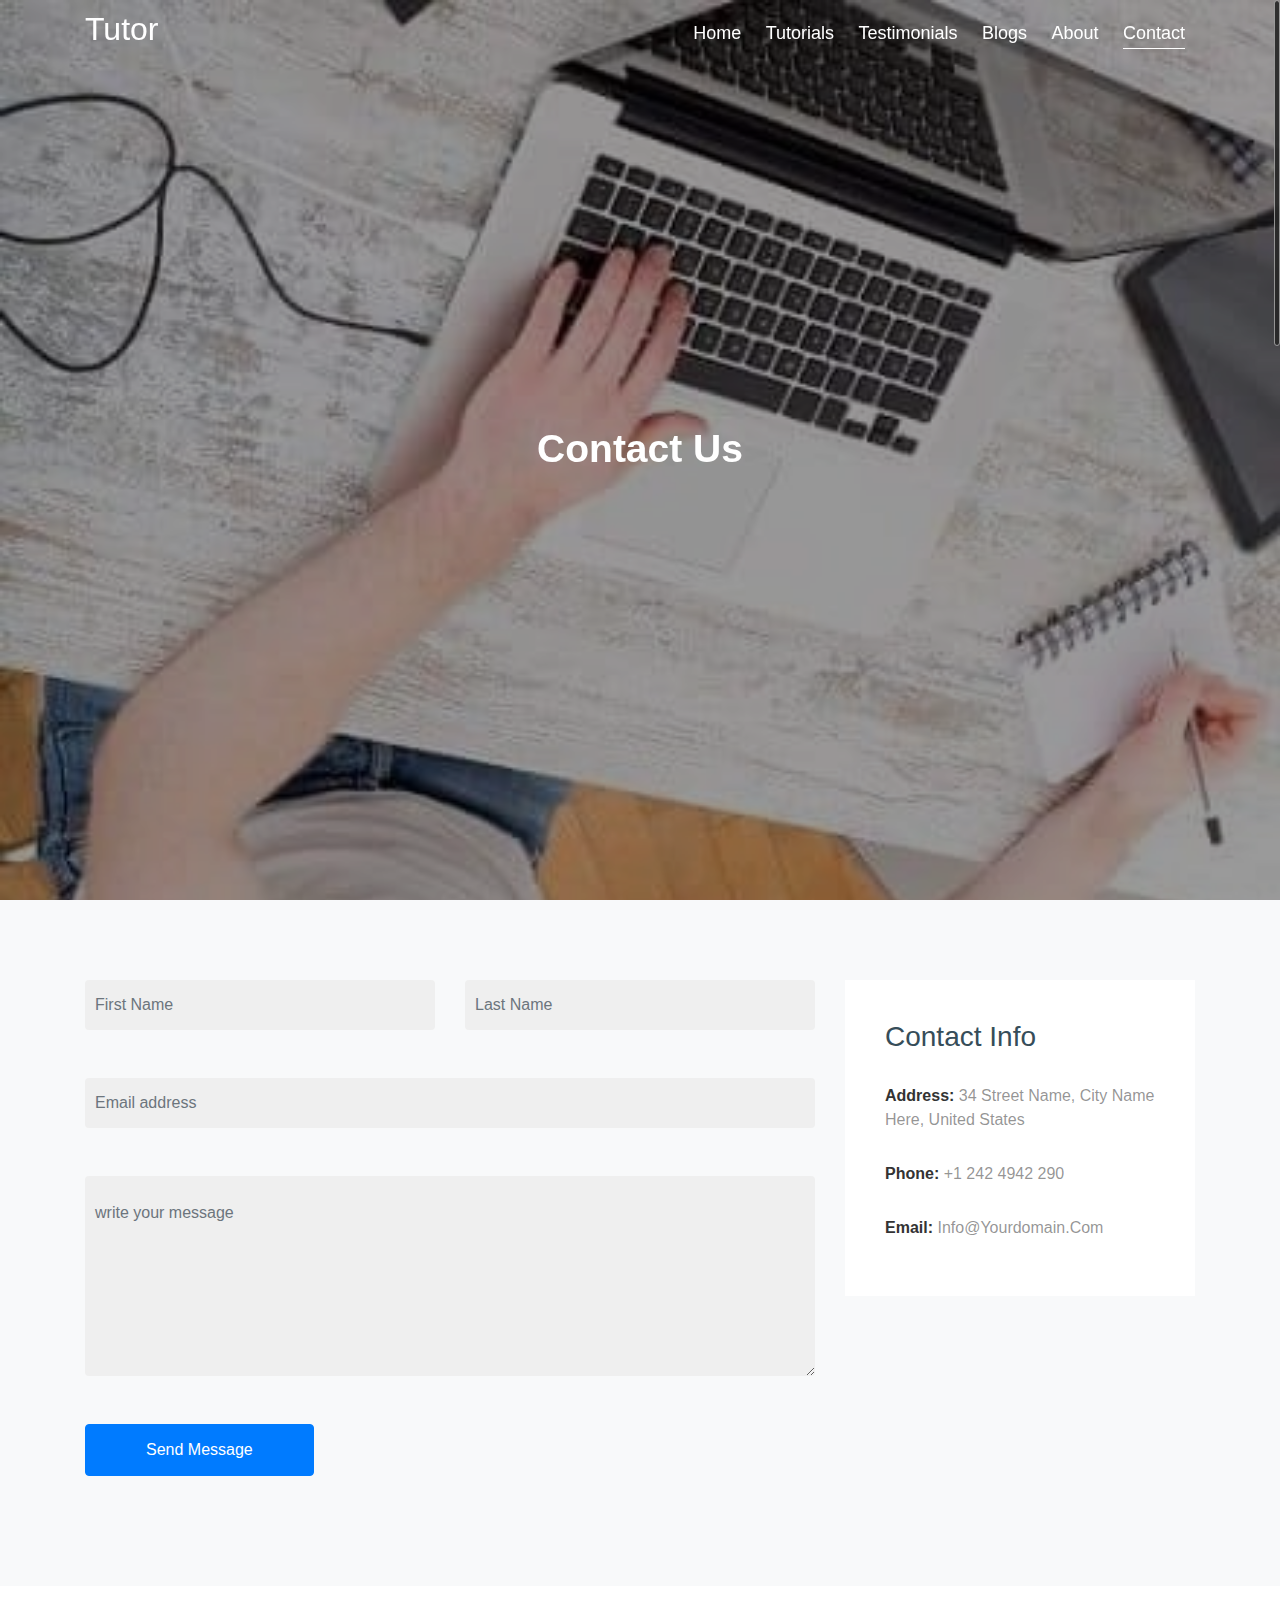
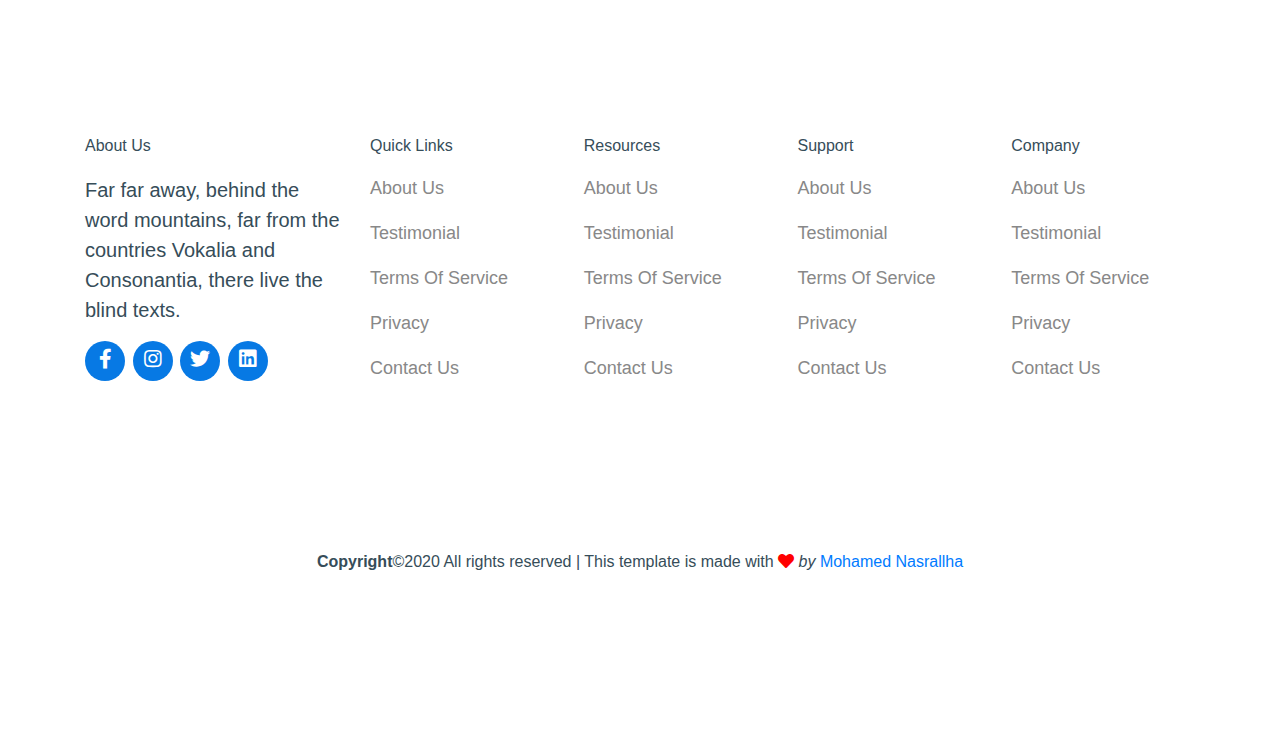
<file: contact.html>
<!DOCTYPE html>
<html lang="en">
    <head>
        <meta charset="utf-8"/>
        <meta name="viewport" content="width=device-width, initial-scale=1, shrink-to-fit=no">
        <title>Tutor</title>
        <link rel="stylesheet" href="libs/bootstrap/css/bootstrap.min.css"/>
        <link rel="stylesheet" href="https://cdnjs.cloudflare.com/ajax/libs/font-awesome/5.14.0/css/all.min.css"/>
        <link rel="stylesheet" href="css/normalize.css"/>
        <link rel="stylesheet" href="css/style.css"/>
        <link rel="stylesheet" href="css/myFarmWork.css"/>
    </head>
    <body>
        <!--start header-->
        <header id="header">
            <nav>
                <div class="container">
                    <div class="row">
                        <div class="col-md-3">
                            <div class="logo">
                                <h2><a href="index.html">Tutor</a></h2>
                            </div><!--End div log0-->
                        </div>
                        <div class="col-md-9">
                            <ul id="nav-links" class="list-unstyled">
                                <li><a href="index.html">Home</a></li>
                                <li><a href="tutorial.html">Tutorials</a></li>
                                <li><a href="testimonial.html">Testimonials</a></li>
                                <li><a href="blog.html">Blogs</a></li>
                                <li><a href="about.html">About</a></li>
                                <li class="active"><a href="contact.html">Contact</a></li>
                            </ul><!--End links-->
                        </div>
                    </div><!--End div row-->
                </div><!--End div container-->
            </nav>
            <div class="header-text">
                <h1> Contact Us</h1>
            </div><!--end header text-->
        </header>
        <!--End header-->
        
        <!--start section contact-->
        <section class="contact">
            <div class="container">
                <div class="row">
                    <div class="col-md-8">
                        <form>
                            <div class="row">
                                <div class="col-md-12 col-lg-6">
                                    <input type="text" name="fName" class="form-control mb-5" placeholder="First Name" />
                                </div>
                                <div class="col-md-12 col-lg-6">
                                    <input type="text" name="lName" class="form-control mb-5" placeholder="Last Name" />
                                </div>
                            </div>
                            <input type="email" name="email" class="form-control mb-5" placeholder="Email address"/>
                            <textarea placeholder="write your message" class="form-control mb-5"></textarea>
                            <input type="submit" class="btn btn-primary" value="send message"/>
                        </form>
                    </div> <!--col 1-->
                    <div class="col-md-4">
                        <div class="contact-info text-capitalize">
                            <h3>contact info</h3>
                            <p> <strong>address:</strong> 34 Street Name, City Name Here, United States</p>
                            <p> <strong>phone:</strong> +1 242 4942 290</p>
                            <p> <strong>email:</strong> info@yourdomain.com</p>
                        </div>
                    </div> <!--col 2-->
                </div> <!--row-->
            </div> <!--container-->
        </section>
        <!--end section contact-->
       
        <!--start footer-->
        <footer>
            <div class="container">
                <div class="row footer-row">
                    <div class="col-md-12 col-lg-3">
                        <div class="footer-about">
                            <h6>About us</h6>
                            <p class="lead">
                                Far far away, behind the word mountains, far from the countries 
                                Vokalia and Consonantia, there live the blind texts.
                            </p>
                            <ul class="list-unstyled">
                                <li><a href="#"><i class="fab fa-facebook-f"></i></a></li>
                                <li><a href="#"><i class="fab fa-instagram"></i></a></li>
                                <li><a href="#"><i class="fab fa-twitter"></i></a></li>
                                <li><a href="#"><i class="fab fa-linkedin"></i></a></li>
                            </ul>
                        </div><!--End footer-about-->
                    </div><!--end col-lg-4-->
                    <div class="col-md-12 col-lg-9 fast-links">
                        <div class="row">
                            <div class="col-md-6 col-lg-3">
                                <h6>Quick Links</h6>
                                <ul class="list-unstyled">
                                    <li><a href="#">about us</a></li>
                                    <li><a href="#">testimonial</a></li>
                                    <li><a href="#">Terms of Service</a></li>
                                    <li><a href="#">privacy</a></li>
                                    <li><a href="#">contact us</a></li>
                                </ul>
                            </div> 
                            <div class="col-md-6 col-lg-3">
                                <h6>Resources</h6>
                                <ul class="list-unstyled">
                                    <li><a href="#">about us</a></li>
                                    <li><a href="#">testimonial</a></li>
                                    <li><a href="#">Terms of Service</a></li>
                                    <li><a href="#">privacy</a></li>
                                    <li><a href="#">contact us</a></li>
                                </ul>
                            </div> 
                            <div class="col-md-6 col-lg-3">
                                <h6>Support</h6>
                                <ul class="list-unstyled">
                                    <li><a href="#">about us</a></li>
                                    <li><a href="#">testimonial</a></li>
                                    <li><a href="#">Terms of Service</a></li>
                                    <li><a href="#">privacy</a></li>
                                    <li><a href="#">contact us</a></li>
                                </ul>
                            </div> 
                            <div class="col-md-6 col-lg-3">
                                <h6>Company</h6>
                                <ul class="list-unstyled">
                                    <li><a href="#">about us</a></li>
                                    <li><a href="#">testimonial</a></li>
                                    <li><a href="#">Terms of Service</a></li>
                                    <li><a href="#">privacy</a></li>
                                    <li><a href="#">contact us</a></li>
                                </ul>
                            </div>  
                        </div><!--End div row-->
                    </div><!--End div fast-links-->
                    <div class="footer-copyright text-center">
                        <p class="tex-center">
                            <strong>Copyright</strong>&copy;2020
                            All rights reserved | This template is made with
                            <i class="fas fa-heart"></i> <em>by</em>
                            <a href="/" target="_blank" >Mohamed Nasrallha</a>
                        </p>
                    </div><!--End div copyight-->
                </div>  <!--end div footer-row-->
            </div><!--End div container-->
             <!--button go to up-->
             <div class="btn-up">
                <i class="fas fa-angle-up"></i>
            </div>
            <!--end button go to up-->
        </footer>
        <!--End footer-->
        
        <script src="libs/jquery/jquery-3.4.1.min.js"></script>
        <script src="libs/bootstrap/js/bootstrap.min.js"></script>
        <script src="libs/OwlCarousel2-2.3.4/dist/owl.carousel.min.js"></script>
        <script src="js/jquery.nicescroll.min.js"></script>
       <script src="js/custom.js"></script>
    </body>
</html>
</file>
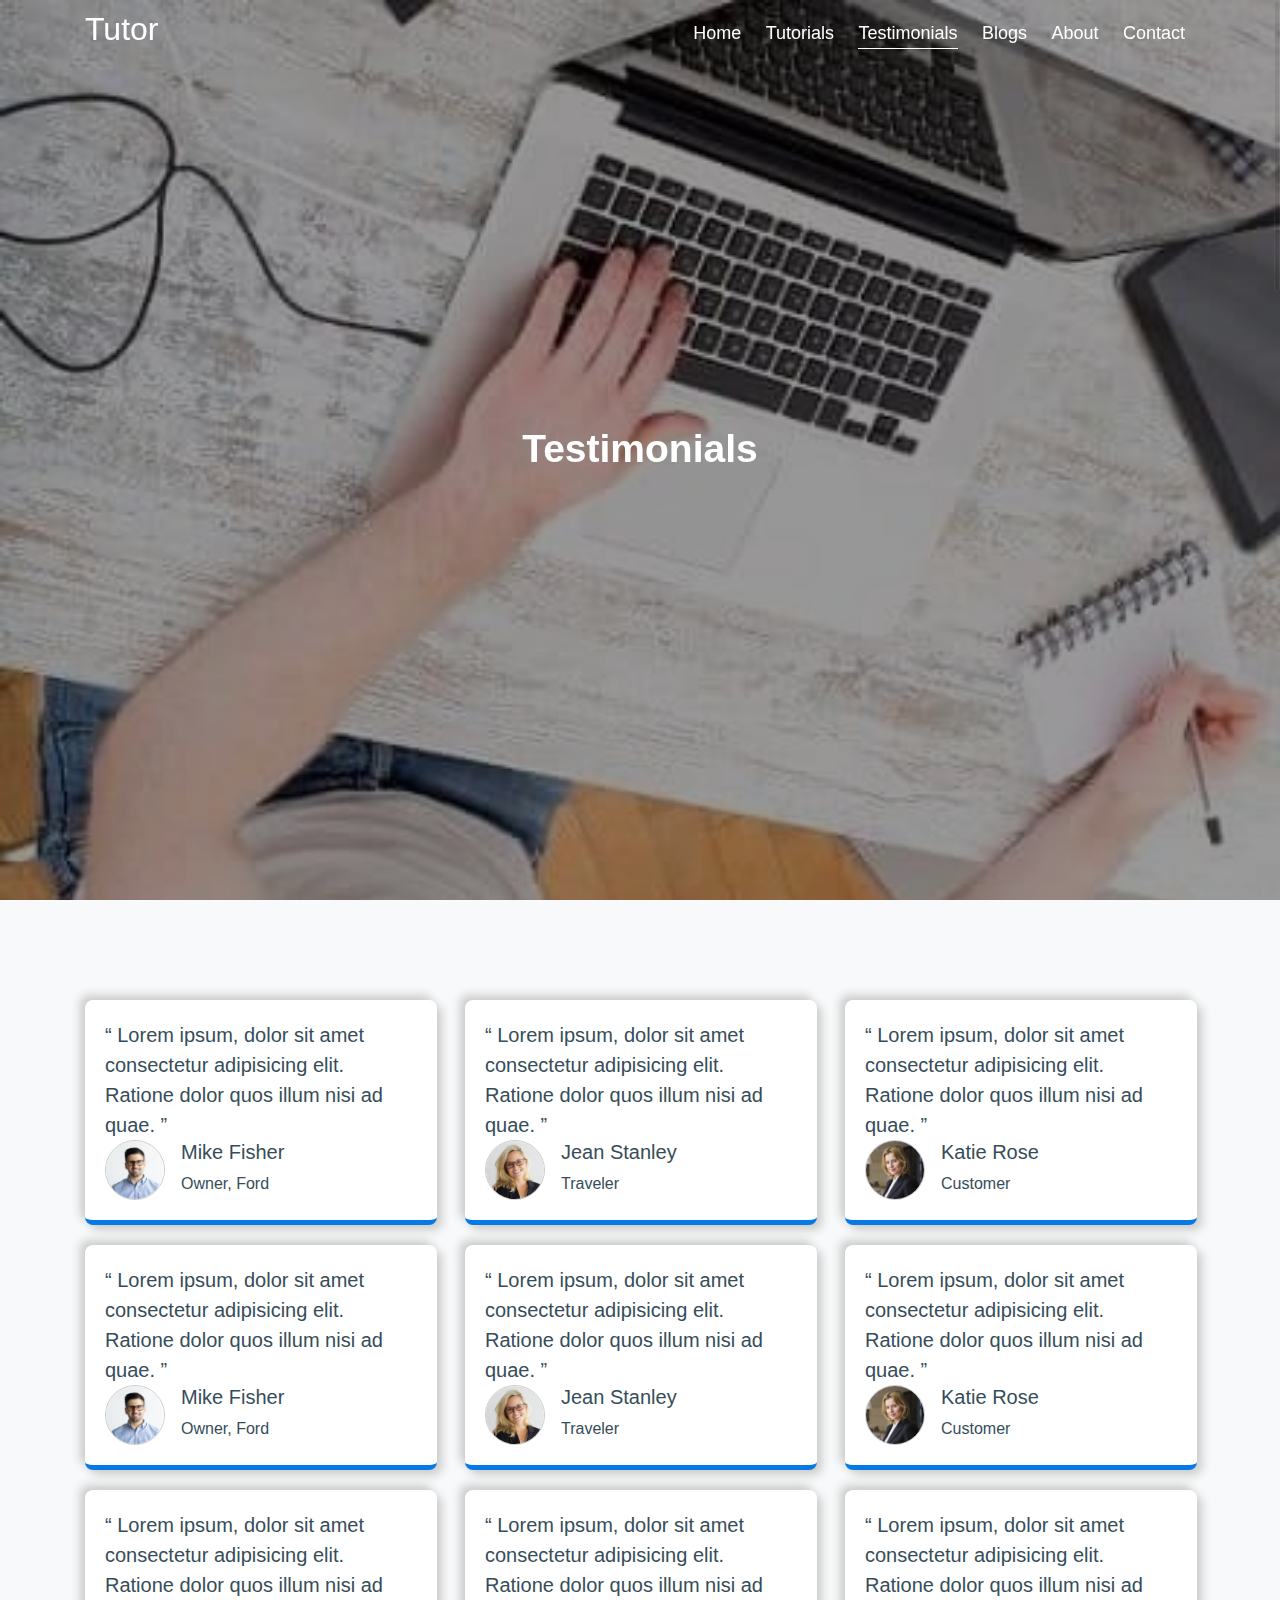
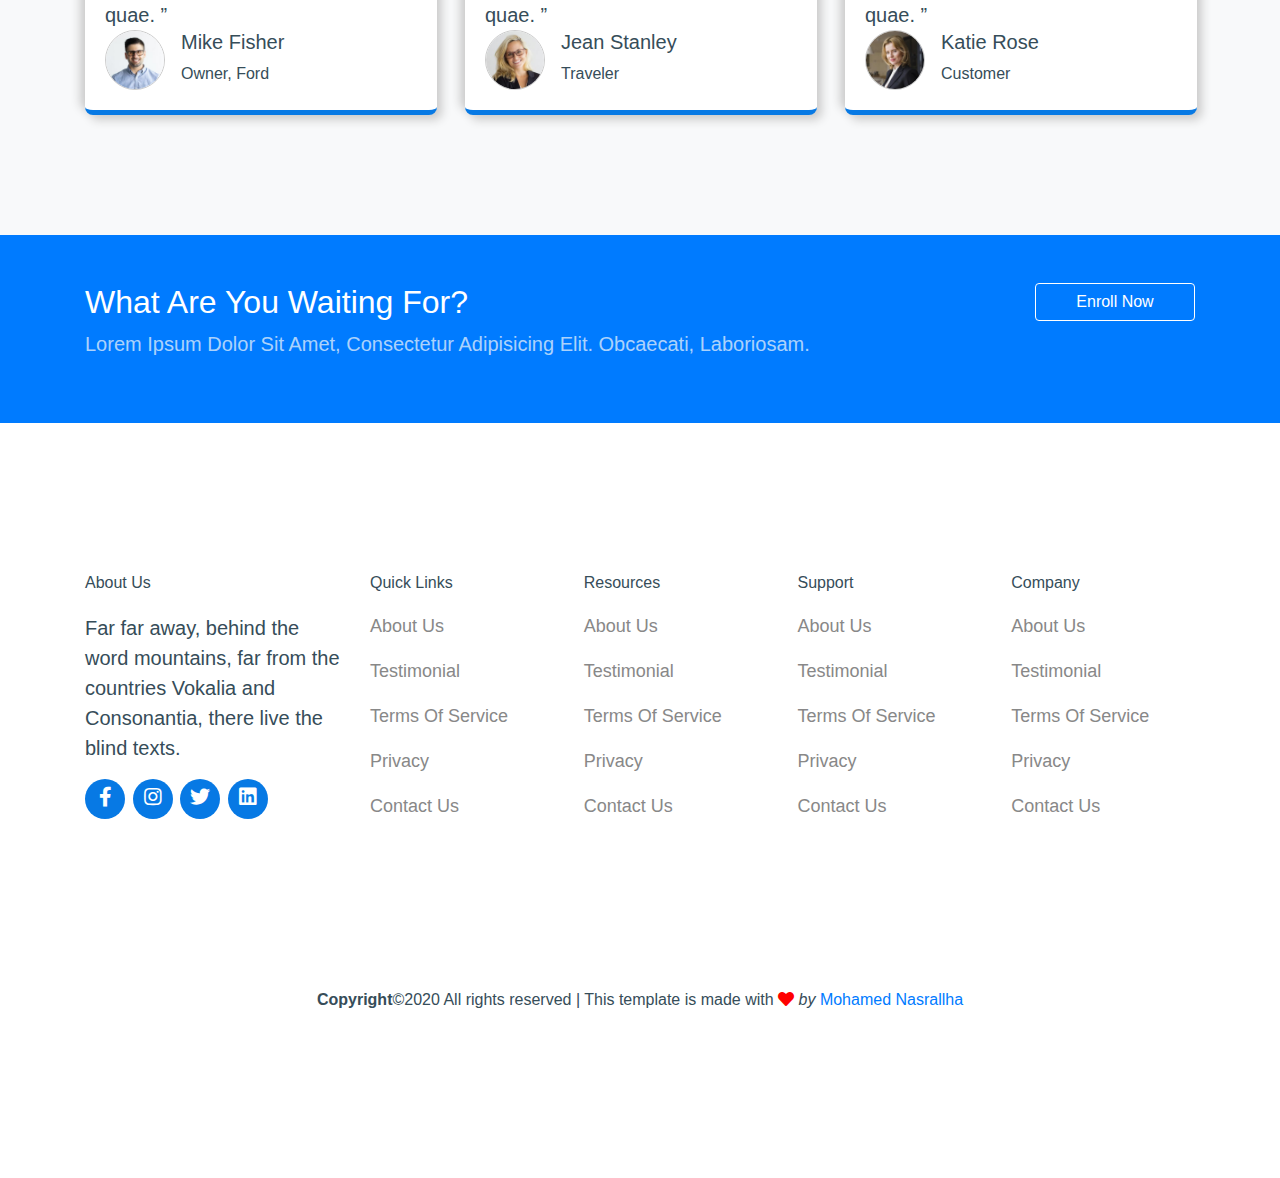
<file: testimonial.html>
<!DOCTYPE html>
<html lang="en">
    <head>
        <meta charset="utf-8"/>
        <meta name="viewport" content="width=device-width, initial-scale=1, shrink-to-fit=no">
        <title>Tutor</title>
        <link rel="stylesheet" href="libs/bootstrap/css/bootstrap.min.css"/>
        <link rel="stylesheet" href="https://cdnjs.cloudflare.com/ajax/libs/font-awesome/5.14.0/css/all.min.css"/>
        <link rel="stylesheet" href="css/normalize.css"/>
        <link rel="stylesheet" href="css/style.css"/>
        <link rel="stylesheet" href="css/myFarmWork.css"/>
    </head>
    <body>
        <!--start header-->
        <header id="header">
            <nav>
                <div class="container">
                    <div class="row">
                        <div class="col-md-3">
                            <div class="logo">
                                <h2><a href="index.html">Tutor</a></h2>
                            </div><!--End div log0-->
                        </div>
                        <div class="col-md-9">
                            <ul id="nav-links" class="list-unstyled">
                                <li><a href="index.html">Home</a></li>
                                <li><a href="tutorial.html">Tutorials</a></li>
                                <li class="active"><a href="testimonial.html">Testimonials</a></li>
                                <li><a href="blog.html">Blogs</a></li>
                                <li><a href="about.html">About</a></li>
                                <li><a href="contact.html">Contact</a></li>
                            </ul><!--End links-->
                        </div>
                    </div><!--End div row-->
                </div><!--End div container-->
            </nav>
            <div class="header-text">
                <h1> Testimonials</h1>
            </div><!--end header text-->
        </header>
        <!--End header-->
        <!--star section testimonial-->
        <section class="testimonials testimonial-page">
            <div class="container">
                <div class="row">
                    <div class="col-md-6 col-lg-4">
                        <div class="card">
                            <div class="card-body">
                                <q class="card-text lead">
                                    Lorem ipsum, dolor sit amet consectetur adipisicing elit. Ratione dolor quos illum nisi ad quae.
                                </q>
                                <div class="media">
                                    <img src="images/person_1.jpg" class="mr-3" alt="person_1">
                                    <div class="media-body">
                                    <h5 class="mt-0">Mike Fisher</h5>
                                    <span class="d-block">Owner, Ford </span>
                                    </div><!--End div media body-->
                                </div><!--End div media-->
                            </div><!--End div card body-->
                        </div><!--End div card-->
                    </div><!--end div col 1-->
                    <div class="col-md-6 col-lg-4">
                        <div class="card">
                            <div class="card-body">
                                <q class="card-text lead">
                                    Lorem ipsum, dolor sit amet consectetur adipisicing elit. Ratione dolor quos illum nisi ad quae.
                                </q>
                                <div class="media">
                                    <img src="images/person_2.jpg" class="mr-3" alt="person_2">
                                    <div class="media-body">
                                    <h5 class="mt-0">Jean Stanley</h5>
                                    <span class="d-block">Traveler </span>
                                    </div><!--End div media body-->
                                </div><!--End div media-->
                            </div><!--End div card body-->
                        </div><!--End div card-->
                    </div><!--end div col 2-->
                    <div class="col-md-6 col-lg-4">
                        <div class="card">
                            <div class="card-body">
                                <q class="card-text lead">
                                    Lorem ipsum, dolor sit amet consectetur adipisicing elit. Ratione dolor quos illum nisi ad quae.
                                </q>
                                
                                <div class="media">
                                    <img src="images/person_3.jpg" class="mr-3" alt="person_3">
                                    <div class="media-body">
                                    <h5 class="mt-0">Katie Rose</h5>
                                    <span class="d-block">Customer </span>
                                    </div><!--End div media body-->
                                </div><!--End div media-->
                            </div><!--End div card body-->
                        </div><!--End div card-->
                    </div><!--end div col 3-->
                    <div class="col-md-6 col-lg-4">
                        <div class="card">
                            <div class="card-body">
                                <q class="card-text lead">
                                    Lorem ipsum, dolor sit amet consectetur adipisicing elit. Ratione dolor quos illum nisi ad quae.
                                </q>
                                <div class="media">
                                    <img src="images/person_1.jpg" class="mr-3" alt="person_1">
                                    <div class="media-body">
                                    <h5 class="mt-0">Mike Fisher</h5>
                                    <span class="d-block">Owner, Ford </span>
                                    </div><!--End div media body-->
                                </div><!--End div media-->
                            </div><!--End div card body-->
                        </div><!--End div card-->
                    </div><!--end div col 4-->
                    <div class="col-md-6 col-lg-4">
                        <div class="card">
                            <div class="card-body">
                                <q class="card-text lead">
                                    Lorem ipsum, dolor sit amet consectetur adipisicing elit. Ratione dolor quos illum nisi ad quae.
                                </q>
                                <div class="media">
                                    <img src="images/person_2.jpg" class="mr-3" alt="person_2">
                                    <div class="media-body">
                                    <h5 class="mt-0">Jean Stanley</h5>
                                    <span class="d-block">Traveler </span>
                                    </div><!--End div media body-->
                                </div><!--End div media-->
                            </div><!--End div card body-->
                        </div><!--End div card-->
                    </div><!--end div col 5-->
                    <div class="col-md-6 col-lg-4">
                        <div class="card">
                            <div class="card-body">
                                <q class="card-text lead">
                                    Lorem ipsum, dolor sit amet consectetur adipisicing elit. Ratione dolor quos illum nisi ad quae.
                                </q>
                                
                                <div class="media">
                                    <img src="images/person_3.jpg" class="mr-3" alt="person_3">
                                    <div class="media-body">
                                    <h5 class="mt-0">Katie Rose</h5>
                                    <span class="d-block">Customer </span>
                                    </div><!--End div media body-->
                                </div><!--End div media-->
                            </div><!--End div card body-->
                        </div><!--End div card-->
                    </div><!--end div col 6-->
                    <div class="col-md-6 col-lg-4">
                        <div class="card">
                            <div class="card-body">
                                <q class="card-text lead">
                                    Lorem ipsum, dolor sit amet consectetur adipisicing elit. Ratione dolor quos illum nisi ad quae.
                                </q>
                                <div class="media">
                                    <img src="images/person_1.jpg" class="mr-3" alt="person_1">
                                    <div class="media-body">
                                    <h5 class="mt-0">Mike Fisher</h5>
                                    <span class="d-block">Owner, Ford </span>
                                    </div><!--End div media body-->
                                </div><!--End div media-->
                            </div><!--End div card body-->
                        </div><!--End div card-->
                    </div><!--end div col 7-->
                    <div class="col-md-6 col-lg-4">
                        <div class="card">
                            <div class="card-body">
                                <q class="card-text lead">
                                    Lorem ipsum, dolor sit amet consectetur adipisicing elit. Ratione dolor quos illum nisi ad quae.
                                </q>
                                <div class="media">
                                    <img src="images/person_2.jpg" class="mr-3" alt="person_2">
                                    <div class="media-body">
                                    <h5 class="mt-0">Jean Stanley</h5>
                                    <span class="d-block">Traveler </span>
                                    </div><!--End div media body-->
                                </div><!--End div media-->
                            </div><!--End div card body-->
                        </div><!--End div card-->
                    </div><!--end div col 8-->
                    <div class="col-md-6 col-lg-4">
                        <div class="card">
                            <div class="card-body">
                                <q class="card-text lead">
                                    Lorem ipsum, dolor sit amet consectetur adipisicing elit. Ratione dolor quos illum nisi ad quae.
                                </q>
                                
                                <div class="media">
                                    <img src="images/person_3.jpg" class="mr-3" alt="person_3">
                                    <div class="media-body">
                                    <h5 class="mt-0">Katie Rose</h5>
                                    <span class="d-block">Customer </span>
                                    </div><!--End div media body-->
                                </div><!--End div media-->
                            </div><!--End div card body-->
                        </div><!--End div card-->
                    </div><!--end div col 9-->

                </div><!--End div row-->
            </div><!--End div container-->
        </section>
        <!--End section testimonial-->
        <!--start section waite-->
        <section class="testimonial-waite bg-primary py-5">
            <div class="container">
                <div class="row">
                    <div class="col-md-10">
                        <div class="waite-content">
                            <h2>What are you waiting for?</h2>
                            <p class="lead">Lorem ipsum dolor sit amet, consectetur adipisicing elit. Obcaecati, laboriosam.</p>
                        </div><!--end div waite-conent-->
                    </div>
                    <div class="col-md-2">
                        <div class="enroll">
                            <button class="btn btn-block">Enroll Now</button>
                        </div><!--end div enroll-->
                    </div>
                </div><!--end div row-->
            </div><!--end div container-->
        </section>
        <!--End section waite-->
        <!--start footer-->
        <footer>
            <div class="container">
                <div class="row footer-row">
                    <div class="col-md-12 col-lg-3">
                        <div class="footer-about">
                            <h6>About us</h6>
                            <p class="lead">
                                Far far away, behind the word mountains, far from the countries 
                                Vokalia and Consonantia, there live the blind texts.
                            </p>
                            <ul class="list-unstyled">
                                <li><a href="#"><i class="fab fa-facebook-f"></i></a></li>
                                <li><a href="#"><i class="fab fa-instagram"></i></a></li>
                                <li><a href="#"><i class="fab fa-twitter"></i></a></li>
                                <li><a href="#"><i class="fab fa-linkedin"></i></a></li>
                            </ul>
                        </div><!--End footer-about-->
                    </div><!--end col-lg-4-->
                    <div class="col-md-12 col-lg-9 fast-links">
                        <div class="row">
                            <div class="col-md-6 col-lg-3">
                                <h6>Quick Links</h6>
                                <ul class="list-unstyled">
                                    <li><a href="#">about us</a></li>
                                    <li><a href="#">testimonial</a></li>
                                    <li><a href="#">Terms of Service</a></li>
                                    <li><a href="#">privacy</a></li>
                                    <li><a href="#">contact us</a></li>
                                </ul>
                            </div> 
                            <div class="col-md-6 col-lg-3">
                                <h6>Resources</h6>
                                <ul class="list-unstyled">
                                    <li><a href="#">about us</a></li>
                                    <li><a href="#">testimonial</a></li>
                                    <li><a href="#">Terms of Service</a></li>
                                    <li><a href="#">privacy</a></li>
                                    <li><a href="#">contact us</a></li>
                                </ul>
                            </div> 
                            <div class="col-md-6 col-lg-3">
                                <h6>Support</h6>
                                <ul class="list-unstyled">
                                    <li><a href="#">about us</a></li>
                                    <li><a href="#">testimonial</a></li>
                                    <li><a href="#">Terms of Service</a></li>
                                    <li><a href="#">privacy</a></li>
                                    <li><a href="#">contact us</a></li>
                                </ul>
                            </div> 
                            <div class="col-md-6 col-lg-3">
                                <h6>Company</h6>
                                <ul class="list-unstyled">
                                    <li><a href="#">about us</a></li>
                                    <li><a href="#">testimonial</a></li>
                                    <li><a href="#">Terms of Service</a></li>
                                    <li><a href="#">privacy</a></li>
                                    <li><a href="#">contact us</a></li>
                                </ul>
                            </div>  
                        </div><!--End div row-->
                    </div><!--End div fast-links-->
                    <div class="footer-copyright text-center">
                        <p class="tex-center">
                            <strong>Copyright</strong>&copy;2020
                            All rights reserved | This template is made with
                            <i class="fas fa-heart"></i> <em>by</em>
                            <a href="/" target="_blank" >Mohamed Nasrallha</a>
                        </p>
                    </div><!--End div copyight-->
                </div>  <!--end div footer-row-->
            </div><!--End div container-->
             <!--button go to up-->
             <div class="btn-up">
                <i class="fas fa-angle-up"></i>
            </div>
            <!--end button go to up-->
        </footer>
        <!--End footer-->
        
        <script src="libs/jquery/jquery-3.4.1.min.js"></script>
        <script src="libs/bootstrap/js/bootstrap.min.js"></script>
        <script src="libs/OwlCarousel2-2.3.4/dist/owl.carousel.min.js"></script>
        <script src="js/jquery.nicescroll.min.js"></script>
       <script src="js/custom.js"></script>
    </body>
</html>
</file>
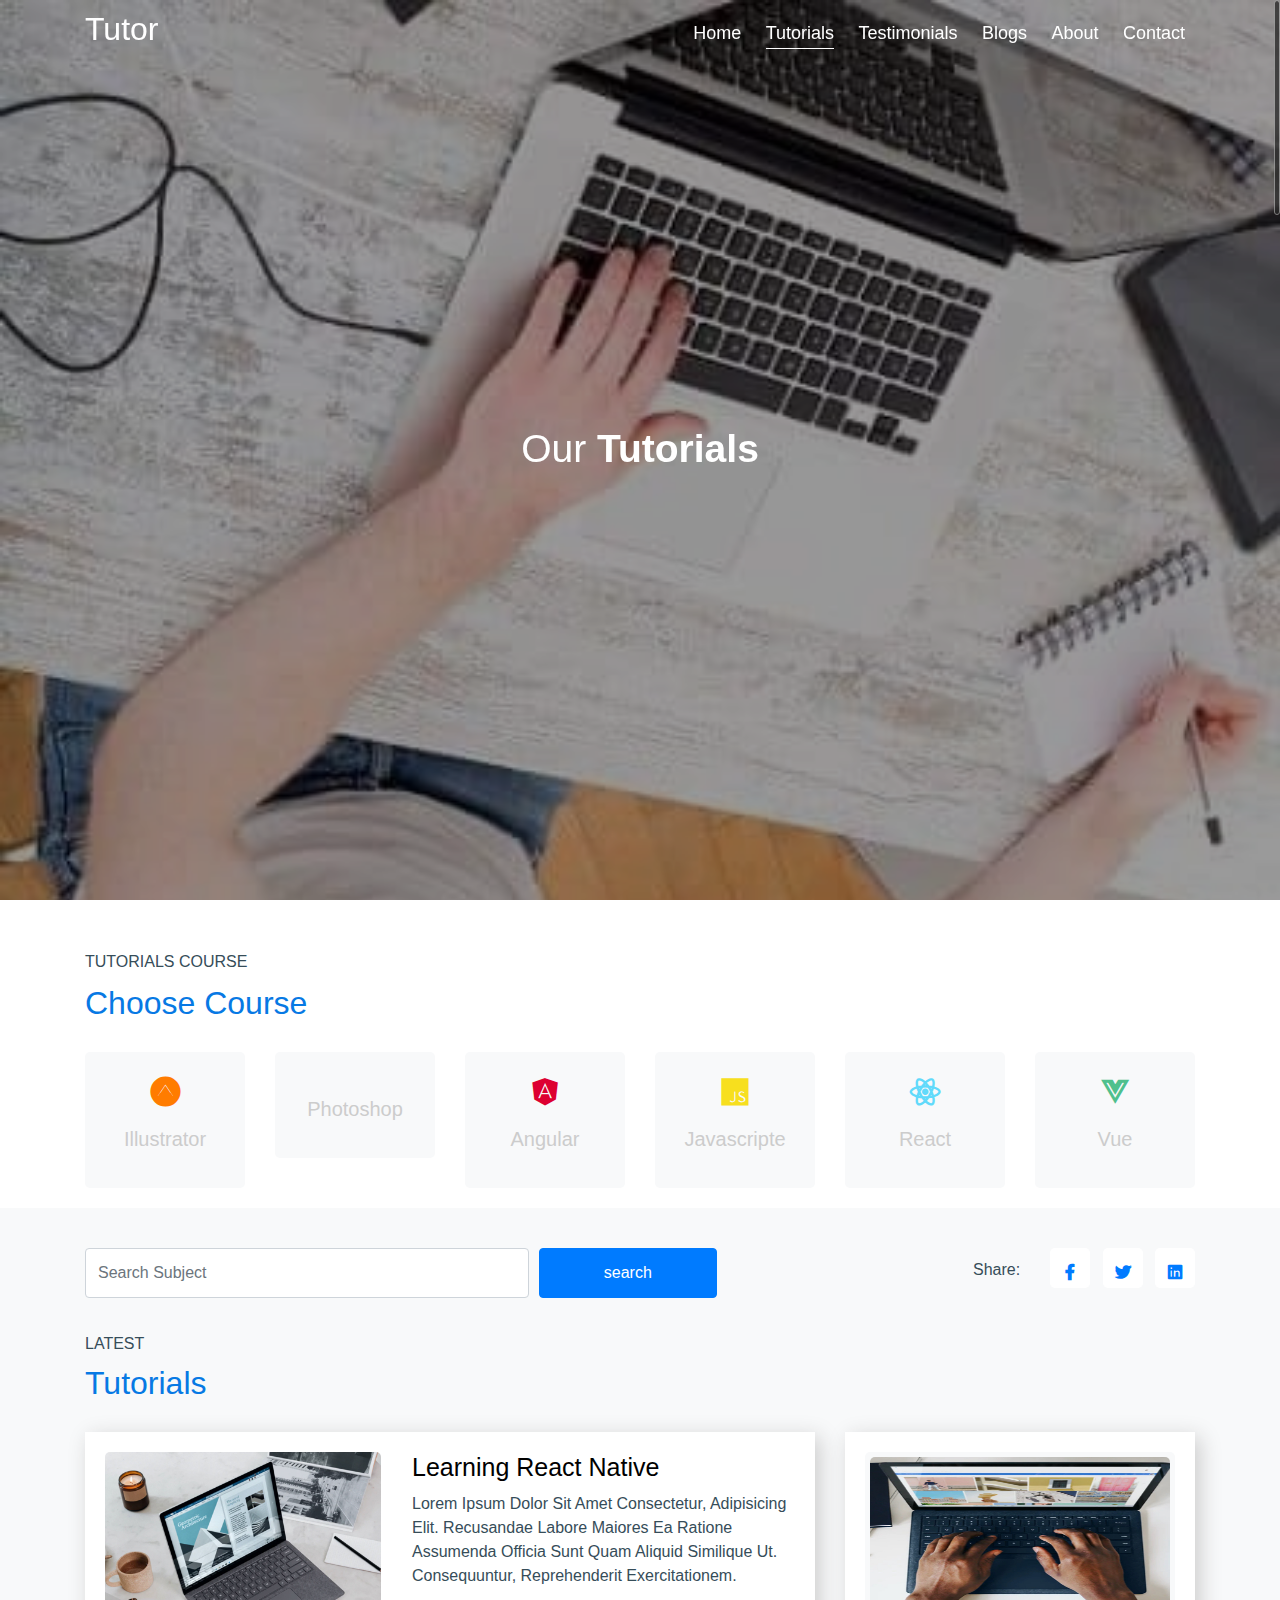
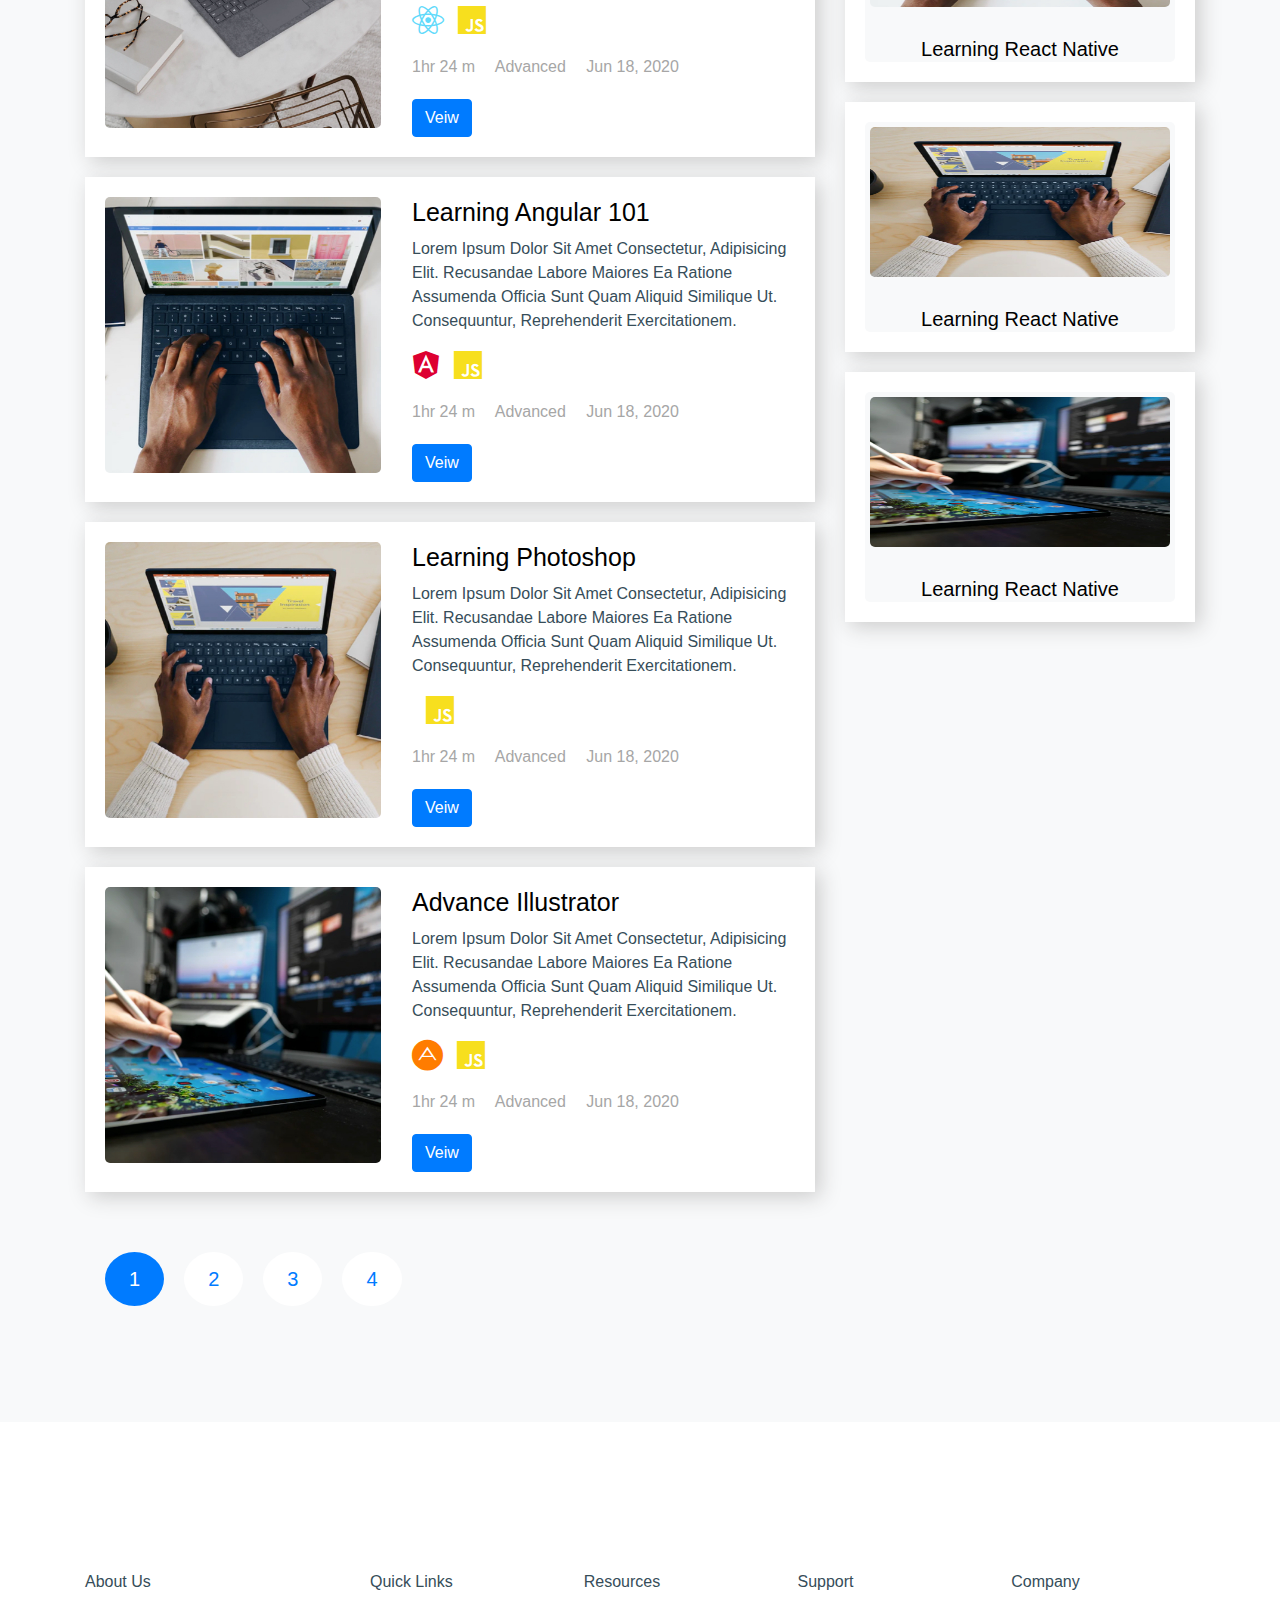
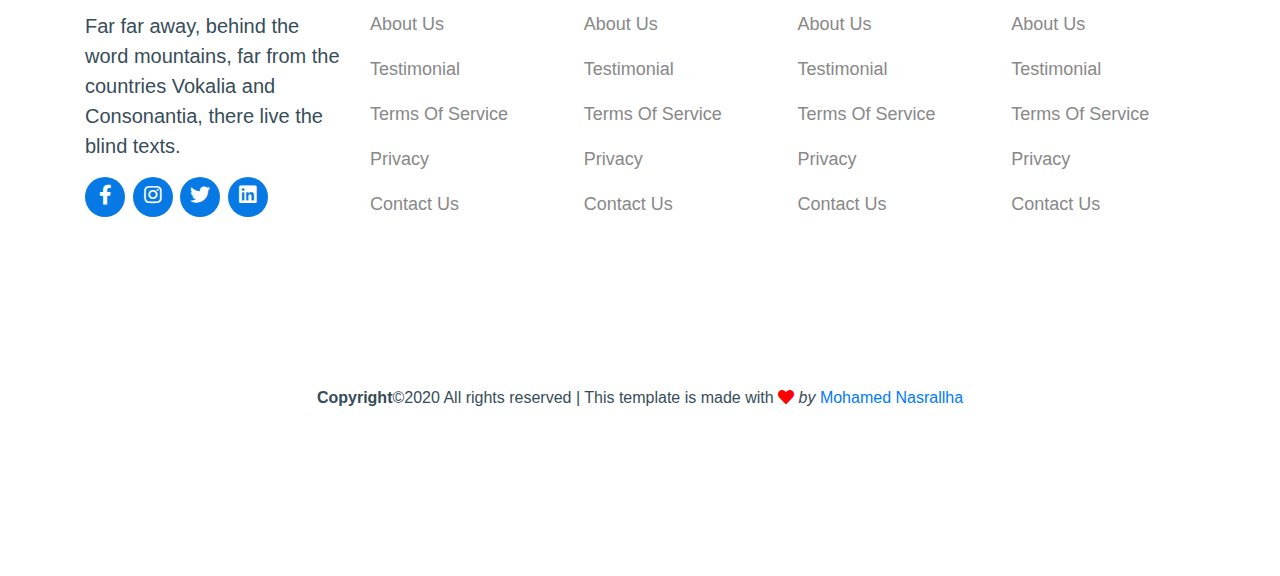
<file: tutorial.html>
<!DOCTYPE html>
<html lang="en">
    <head>
        <meta charset="utf-8"/>
        <meta name="viewport" content="width=device-width, initial-scale=1, shrink-to-fit=no">
        <title>Tutor</title>
        <link rel="stylesheet" href="libs/bootstrap/css/bootstrap.min.css"/>
        <link rel="stylesheet" href="https://cdnjs.cloudflare.com/ajax/libs/font-awesome/5.14.0/css/all.min.css"/>
        <link rel="stylesheet" href="css/normalize.css"/>
        <link rel="stylesheet" href="css/style.css"/>
        <link rel="stylesheet" href="css/myFarmWork.css"/>
    </head>
    <body>
        <!--start header-->
        <header id="header">
            <nav>
                <div class="container">
                    <div class="row">
                        <div class="col-md-3">
                            <div class="logo">
                                <h2><a href="index.html">Tutor</a></h2>
                            </div><!--End div log0-->
                        </div>
                        <div class="col-md-9">
                            <ul id="nav-links" class="list-unstyled">
                                <li><a href="index.html">Home</a></li>
                                <li class="active"><a href="tutorial.html">Tutorials</a></li>
                                <li><a href="testimonial.html">Testimonials</a></li>
                                <li><a href="testimonial.html">Blogs</a></li>
                                <li><a href="about.html">About</a></li>
                                <li><a href="contact.html">Contact</a></li>
                            </ul><!--End links-->
                        </div>
                    </div><!--End div row-->
                </div><!--End div container-->
            </nav>
            <div class="header-text">
                <h1> <span>Our</span> Tutorials</h1>
            </div><!--end header text-->
        </header>
        <!--End header-->
        
        <!--start section choose course-->
        <section class="choose-course">
            <div class="container">
                <div class="choose-header">
                    <span>Tutorials course</span>
                    <h2>Choose course</h2>
                </div><!--End div choose header-->
                <div class="row">
                    <div class="col-sm-4 col-lg-2">
                        <div class="card" style="width: 100%">
                            <i class="fab fa-adn"></i>
                            <div class="card-body">
                              <h5 class="card-title"> <a href="#">Illustrator</a> </h5>
                            </div>
                        </div>
                    </div>
                    <div class="col-sm-4 col-lg-2">
                        <div class="card" style="width: 100%">
                           <i class="fab fa-adobe"></i>
                            <div class="card-body">
                              <h5 class="card-title"> <a href="#">Photoshop</a> </h5>
                            </div>
                        </div>
                    </div>
                    <div class="col-sm-4 col-lg-2">
                        <div class="card" style="width: 100%">
                            <i class="fab fa-angular"></i>
                            <div class="card-body">
                              <h5 class="card-title"> <a href="#">Angular</a> </h5>
                            </div>
                        </div>
                    </div>
                    <div class="col-sm-4 col-lg-2">
                        <div class="card" style="width: 100%">
                            <i class="fab fa-js"></i>
                            <div class="card-body">
                              <h5 class="card-title"> <a href="#">javascripte</a> </h5>
                            </div>
                        </div>
                    </div>
                    <div class="col-sm-4 col-lg-2">
                        <div class="card" style="width: 100%">
                            <i class="fab fa-react"></i>
                            <div class="card-body">
                              <h5 class="card-title"> <a href="#">React</a> </h5>
                            </div>
                        </div>
                    </div>
                    <div class="col-sm-4 col-lg-2">
                        <div class="card" style="width: 100%">
                            <i class="fab fa-vuejs"></i>
                            <div class="card-body">
                              <h5 class="card-title"> <a href="#">vue</a> </h5>
                            </div>
                        </div>
                    </div>
                </div><!--End div row--> 
            </div><!--End div container-->
            <div class="leatest-tutorial">
                <div class="container">
                    <div class="filter-tutorial-share">
                        <div class="searsh-tutorial">
                            <input class="form-control" type="search" name="search" placeholder="Search Subject"/>
                            <button type="submit" class="btn btn-primary">search</button>
                        </div><!--End div search-tutorial-->
                        <div class="share">
                            <span>share:</span>
                            <ul class="list-unstyled">
                                <li><a href="#"><i class="fab fa-facebook-f"></i></a></li>
                                <li><a href="#"><i class="fab fa-twitter"></i></a></li>
                                <li><a href="#"><i class="fab fa-linkedin"></i></a></li>
                            </ul>
                        </div><!--End div share-->
                    </div><!--End div filter-tutorial-->
                    <div class="latest-content">
                        <h6>Latest</h6>
                        <h2>Tutorials</h2>
                        <div class="row">
                            <div class="col-md-8">
                                <div class="box box-left">
                                    <div class="media">
                                        <img src="images/img_1.jpg" class="mr-3 img-fluid" alt="img_1">
                                        <div class="media-body">
                                          <h5 class="mt-0 "> <a href="#" class="h3">Learning React Native</a> </h5>
                                          <p> Lorem ipsum dolor sit amet consectetur, adipisicing elit. Recusandae labore maiores ea ratione assumenda officia sunt quam aliquid similique ut. Consequuntur, reprehenderit exercitationem. </p>
                                          <ul class="list-unstyled">
                                              <li> <i class="fab fa-react fa-2x"></i> <i class="fab fa-js fa-2x"></i> </li>
                                          </ul>
                                          <div class="meta">
                                            <span class="mr-3">1hr 24 m</span>
                                            <span class="mr-3">Advanced</span>
                                            <span class="mr-3"> Jun 18, 2020</span>
                                          </div><!--End div meta-->
                                          <a href="#" class="btn btn-primary veiw">Veiw</a>
                                        </div><!--End div body-->
                                    </div><!--End media 1-->
                                </div><!--End div box left-->
                                <div class="box box-left">
                                    <div class="media">
                                        <img src="images/img_2.jpg" class="mr-3 img-fluid" alt="img_2">
                                        <div class="media-body">
                                          <h5 class="mt-0 "> <a href="#" class="h3">Learning Angular 101</a> </h5>
                                          <p> Lorem ipsum dolor sit amet consectetur, adipisicing elit. Recusandae labore maiores ea ratione assumenda officia sunt quam aliquid similique ut. Consequuntur, reprehenderit exercitationem. </p>
                                          <ul class="list-unstyled">
                                              <li> <i class="fab fa-angular fa-2x"></i> <i class="fab fa-js fa-2x"></i> </li>
                                          </ul>
                                          <div class="meta">
                                            <span class="mr-3">1hr 24 m</span>
                                            <span class="mr-3">Advanced</span>
                                            <span class="mr-3"> Jun 18, 2020</span>
                                          </div><!--End div meta-->
                                          <a href="#" class="btn btn-primary veiw">Veiw</a>
                                        </div><!--End div body-->
                                    </div><!--End media 2-->
                                </div><!--End div box left-->
                                <div class="box box-left">
                                    <div class="media">
                                        <img src="images/img_3.jpg" class="mr-3 img-fluid" alt="img_3">
                                        <div class="media-body">
                                          <h5 class="mt-0 "> <a href="#" class="h3"> Learning Photoshop</a> </h5>
                                          <p> Lorem ipsum dolor sit amet consectetur, adipisicing elit. Recusandae labore maiores ea ratione assumenda officia sunt quam aliquid similique ut. Consequuntur, reprehenderit exercitationem. </p>
                                          <ul class="list-unstyled">
                                              <li> <i class="fab fa-adobe fa-2x"></i> <i class="fab fa-js fa-2x"></i> </li>
                                          </ul>
                                          <div class="meta">
                                            <span class="mr-3">1hr 24 m</span>
                                            <span class="mr-3">Advanced</span>
                                            <span class="mr-3"> Jun 18, 2020</span>
                                          </div><!--End div meta-->
                                          <a href="#" class="btn btn-primary veiw">Veiw</a>
                                        </div><!--End div body-->
                                    </div><!--End media 3-->
                                </div><!--End div box left-->
                                <div class="box box-left">
                                    <div class="media">
                                        <img src="images/img_4.jpg" class="mr-3 img-fluid" alt="img_4">
                                        <div class="media-body">
                                          <h5 class="mt-0 "> <a href="#" class="h3">Advance Illustrator</a> </h5>
                                          <p> Lorem ipsum dolor sit amet consectetur, adipisicing elit. Recusandae labore maiores ea ratione assumenda officia sunt quam aliquid similique ut. Consequuntur, reprehenderit exercitationem. </p>
                                          <ul class="list-unstyled">
                                              <li> <i class="fab fa-adn fa-2x"></i> <i class="fab fa-js fa-2x"></i> </li>
                                          </ul>
                                          <div class="meta">
                                            <span class="mr-3">1hr 24 m</span>
                                            <span class="mr-3">Advanced</span>
                                            <span class="mr-3"> Jun 18, 2020</span>
                                          </div><!--End div meta-->
                                          <a href="#" class="btn btn-primary veiw">Veiw</a>
                                        </div><!--End div body-->
                                      </div><!--End media 4-->
                                </div><!--End div box left-->
                                <!--start pagination-->
                                <nav aria-label="pagination-button">
                                    <ul class="pagination pagination-lg">
                                      <li class="page-item active" aria-current="page">
                                        <span class="page-link">1</span>
                                      </li>
                                      <li class="page-item"><a class="page-link" href="#">2</a></li>
                                      <li class="page-item"><a class="page-link" href="#">3</a></li>
                                      <li class="page-item"><a class="page-link" href="#">4</a></li>
                                    </ul>
                                </nav>
                                <!--end pagination-->
                            </div><!--End div col-md-8-->
                            <div class="col-md-4">
                                <div class="box box-right">
                                    <a href="#">
                                        <div class="card">
                                            <img src="images/img_2.jpg" class="card-img-top img-fluid" alt="img_2">
                                            <div class="card-body">
                                                <h5 class="card-title">Learning React Native</h5>
                                            </div>
                                        </div>
                                    </a><!--End card 1-->
                                </div><!--End div  right-->
                                <div class="box box-right">
                                    <a href="#">
                                        <div class="card">
                                            <img src="images/img_3.jpg" class="card-img-top img-fluid" alt="img_3">
                                            <div class="card-body">
                                                <h5 class="card-title">Learning React Native</h5>
                                            </div>
                                        </div>
                                    </a><!--End card 3-->
                                </div><!--End div  right-->
                                <div class="box box-right">
                                    <a href="#">
                                        <div class="card">
                                            <img src="images/img_4.jpg" class="card-img-top img-fluid" alt="img_4">
                                            <div class="card-body">
                                                <h5 class="card-title">Learning React Native</h5>
                                            </div>
                                        </div>
                                    </a><!--End card 3-->
                                </div><!--End div  right-->
                            </div>
                        </div><!--End div row-->
                    </div><!--End div leatest-content-->
                </div><!--End div container-->
            </div><!--End div leatest tutorial-->
        </section>
        <!--End section choose course-->
        
        <!--start footer-->
        <footer>
            <div class="container">
                <div class="row footer-row">
                    <div class="col-md-12 col-lg-3">
                        <div class="footer-about">
                            <h6>About us</h6>
                            <p class="lead">
                                Far far away, behind the word mountains, far from the countries 
                                Vokalia and Consonantia, there live the blind texts.
                            </p>
                            <ul class="list-unstyled">
                                <li><a href="#"><i class="fab fa-facebook-f"></i></a></li>
                                <li><a href="#"><i class="fab fa-instagram"></i></a></li>
                                <li><a href="#"><i class="fab fa-twitter"></i></a></li>
                                <li><a href="#"><i class="fab fa-linkedin"></i></a></li>
                            </ul>
                        </div><!--End footer-about-->
                    </div><!--end col-lg-4-->
                    <div class="col-md-12 col-lg-9 fast-links">
                        <div class="row">
                            <div class="col-md-6 col-lg-3">
                                <h6>Quick Links</h6>
                                <ul class="list-unstyled">
                                    <li><a href="#">about us</a></li>
                                    <li><a href="#">testimonial</a></li>
                                    <li><a href="#">Terms of Service</a></li>
                                    <li><a href="#">privacy</a></li>
                                    <li><a href="#">contact us</a></li>
                                </ul>
                            </div> 
                            <div class="col-md-6 col-lg-3">
                                <h6>Resources</h6>
                                <ul class="list-unstyled">
                                    <li><a href="#">about us</a></li>
                                    <li><a href="#">testimonial</a></li>
                                    <li><a href="#">Terms of Service</a></li>
                                    <li><a href="#">privacy</a></li>
                                    <li><a href="#">contact us</a></li>
                                </ul>
                            </div> 
                            <div class="col-md-6 col-lg-3">
                                <h6>Support</h6>
                                <ul class="list-unstyled">
                                    <li><a href="#">about us</a></li>
                                    <li><a href="#">testimonial</a></li>
                                    <li><a href="#">Terms of Service</a></li>
                                    <li><a href="#">privacy</a></li>
                                    <li><a href="#">contact us</a></li>
                                </ul>
                            </div> 
                            <div class="col-md-6 col-lg-3">
                                <h6>Company</h6>
                                <ul class="list-unstyled">
                                    <li><a href="#">about us</a></li>
                                    <li><a href="#">testimonial</a></li>
                                    <li><a href="#">Terms of Service</a></li>
                                    <li><a href="#">privacy</a></li>
                                    <li><a href="#">contact us</a></li>
                                </ul>
                            </div>  
                        </div><!--End div row-->
                    </div><!--End div fast-links-->
                    <div class="footer-copyright text-center">
                        <p class="tex-center">
                            <strong>Copyright</strong>&copy;2020
                            All rights reserved | This template is made with
                            <i class="fas fa-heart"></i> <em>by</em>
                            <a href="/" target="_blank" >Mohamed Nasrallha</a>
                        </p>
                    </div><!--End div copyight-->
                </div>  <!--end div footer-row-->
            </div><!--End div container-->
             <!--button go to up-->
             <div class="btn-up">
                <i class="fas fa-angle-up"></i>
            </div>
            <!--end button go to up-->
        </footer>
        <!--End footer-->
        
        <script src="libs/jquery/jquery-3.4.1.min.js"></script>
        <script src="libs/bootstrap/js/bootstrap.min.js"></script>
        <script src="libs/OwlCarousel2-2.3.4/dist/owl.carousel.min.js"></script>
        <script src="js/jquery.nicescroll.min.js"></script>
       <script src="js/custom.js"></script>
    </body>
</html>
</file>
<file: css/style.css>
/*start style header*/
header#header{
    background: url("../images/home-hero-bg.jpeg") no-repeat ;
    background-size: cover;height: 100vh;min-height: 577px;
    position: relative; overflow: hidden;
}
header#header::before{
    content: "";
    position: absolute;top: 0; left: 0;
    width: 100%;height: 100%;
    background-color: rgba(2, 2, 2, .4);
    z-index: 1;
}
header#header nav{
    padding-top: 10px;
    position: relative;
    z-index: 2;
}
header#header nav ul{text-align: right;}
header#header nav ul li{
    display: inline-block;
    padding: 10px;
}
header#header nav .logo h2 a{
    color: #fff; font-weight: 500;
    text-transform: capitalize;
}
header#header nav ul li a{
    color: #fff;font-size: 18px;
    text-transform: capitalize;
    padding-bottom: 5px;
}
header#header nav ul li.active a{
    border-bottom: 1px solid #fff;
}

/*End style header*/
/*start site-section style*/
.site-section{
    position: relative;
    background-color: #f8f9fa;
    padding-top: 70px;
} 
.site-section .row{
    position: relative;
    margin-top: -150px;
    z-index: 1;
}
.site-section .box{
    padding: 25px;background-color: #fff;
     width: 100%;
     box-shadow: 5px 5px 20px #ccc;
}

.site-section .box-left .media img{
    width: 40%; max-width: 40%;
    border-radius: 5px;
}
.site-section .box-left .media .media-body{
    margin-left: 30px;
}
.site-section .box .media .media-body a{
    text-transform: uppercase; font-size: 14px ;
    color:
     #0779e4;
}
.site-section .box-left .media .media-body h5 a{
    color: #000; text-transform: capitalize; font-weight: 400;
    font-size: 25px;
}
.site-section .box .media .media-body p{
    text-transform: capitalize;margin-top: 10px;
}
.site-section .box-left ul li i:first-of-type{
    color: #36dad2;margin-right: 10px;
}
.site-section .box-left ul li i:last-of-type{
    color: #f7df1e;
}
.site-section .box-left .meta {color: #a6a6a6;}

.site-section .box-right .media img{
    width: 80px;height: 80px; margin-bottom: 10px;
    border-radius: 5px;
}
.site-section .box-left .media .media-body{margin-left: 15px;}
.site-section .box-right .media .media-body h5 a{
    color: #000; text-transform: capitalize; font-weight: 500;
}
/*End site-section style*/

/*start choose-course style*/
.choose-course{
    position: relative;
    margin-top: 50px;
}
.choose-course .choose-header{
    margin-bottom: 30px;
    text-transform: capitalize;
}
.choose-course .choose-header span{text-transform: uppercase;}
.choose-course .choose-header h2{color: #0779e4; margin-top: 10px;}
.choose-course .row .card{
    margin-bottom: 20px;background-color: #fff;
    padding-bottom: 20px;
    text-align-last: center; background-color: #f8f9fa;
    border: none;padding: 5px;
    -webkit-border-radius: 5px;
    -moz-border-radius: 5px;
    -o-border-radius: 5px;
    -ms-border-radius: 5px;
    border-radius: 5px;
    -webkit-transition: all 1s ease-in-out;
    -moz-transition: all 1s ease-in-out;
    -o-transition: all 1s ease-in-out;
    -ms-transition: all 1s ease-in-out;
    transition: all 1s ease-in-out;
}
.choose-course .row .card i{
    padding-top: 20px;font-size: 30px;
    font-weight: bold;display: block;
    color: #fff;
}
.choose-course .row .card h5 a{
    color: #ccc; text-transform: capitalize;
    font-weight: 400;
}
.choose-course .row .card:hover{
    background-color: #fff;
    box-shadow: 3px 3px 8px #777,
                   -3px -3px 8px #777;         
}
.choose-course .row .card:hover h5 a{color: #000;}

/*start leatest-tutorial style*/
.leatest-tutorial{
    background-color: #f8f9fa;
}
.leatest-tutorial .filter-tutorial-share{
    display: flex; justify-content: space-between;
    padding-top: 40px;
}
.leatest-tutorial .filter-tutorial-share .searsh-tutorial{
    flex: 1 1 80%; display: flex;
}
.searsh-tutorial .form-control{
    flex-basis: 50%; margin-right: 10px;
    height: 50px; max-height: 50px;
}
.searsh-tutorial button{
    flex-basis: 20%;height: 50px;
    max-height: 50px;
}
.leatest-tutorial .filter-tutorial-share .share{
    flex: 1 1 20%; display: flex;
}
.share span{
    margin-right: 30px; font-weight: 500;
    text-transform: capitalize;
    margin-top: 10px;
}
.share ul{
    display: flex;flex-basis: 100%;
    justify-content: space-between;
}
.share ul li{
    flex-basis: 40px;
    height: 40px; line-height: 50px;
    background-color: #fff; text-align: center;
    -webkit-border-radius: 5px;
    -moz-border-radius: 5px;
    -o-border-radius: 5px;
    -ms-border-radius: 5px;
    border-radius: 5px;
    -webkit-transition: all .2s ease-in-out;
    -moz-transition: all .2s ease-in-out;
    -o-transition: all .2s ease-in-out;
    -ms-transition: all .2s ease-in-out;
    transition: all .2s ease-in-out;
}
.share ul li a i{
    font-size: 20; font-weight: bold;
}
.share ul li:hover{
    background-color: #0779e4;
}
.share ul li:hover a{color:#fff}

.leatest-tutorial .latest-content{
    padding-top: 30px;padding-bottom: 100px;
}
.leatest-tutorial .latest-content h6{text-transform: uppercase; font-weight: 500;}
.leatest-tutorial .latest-content h2{color: #0779e4; margin-top: 10px; margin-bottom: 30px;}

.leatest-tutorial .latest-content .box{
    padding: 20px;background-color: #fff;
     width: 100%;
     box-shadow: 5px 5px 20px #ccc;
     margin-bottom: 20px;
}

.leatest-tutorial .latest-content .box-left .media img{
    width: 40%; max-width: 40%;
    border-radius: 5px;
}
.leatest-tutorial .latest-content .box-left .media .media-body{
    margin-left: 30px;
}
.leatest-tutorial .latest-content .box-left .media .media-body .veiw{
    color: #fff; text-transform: capitalize;
    margin-top: 20px;
}

.leatest-tutorial .latest-content .box-left .media .media-body h5 a{
    color: #000; text-transform: capitalize; font-weight: 400;
    font-size: 25px;
}
.leatest-tutorial .latest-content .box .media .media-body p{
    text-transform: capitalize;margin-top: 10px;
}
.leatest-tutorial .latest-content .box-left ul li i:first-of-type{
    color: #36dad2;margin-right: 10px;
}
.leatest-tutorial .latest-content .box-left ul li i:last-of-type{
    color: #f7df1e;
}
.leatest-tutorial .latest-content .pagination .page-link{
    margin-left: 20px;
    border: none;
    border-radius: 50%;
    margin-top: 40px;
}
.leatest-tutorial .latest-content .pagination .page-link:not(.active):hover{
    background-color: #007bff;
    color: #fff;
}
.leatest-tutorial .latest-content .box-right{
    height: 250px; max-height: 250px;
}
.leatest-tutorial .latest-content .box-left .meta {color: #a6a6a6;}
.leatest-tutorial .latest-content .box-right .card{height: 100%;max-height: 100%;}
.leatest-tutorial .latest-content .box-right .card:hover{
    box-shadow: none;
}
.leatest-tutorial .latest-content .box-right .card img{
    width: 100%;height: 150px; margin-bottom: 10px;
    border-radius: 5px;
}
.leatest-tutorial .latest-content .box-left .media .media-body{margin-left: 15px;}
.leatest-tutorial .latest-content .box-right .card .card-body h5{
    color: #000; text-transform: capitalize; font-weight: 500;
}

/*End leatest-tutorial style*/

/*End choose-course style*/

/*start testimonials style*/
.testimonials{
    padding: 100px 0;
    background-color: #f8f9fa;
}
.testimonials .section-header{
    margin: 20px auto; text-align: center;
    margin-bottom: 50px;
}
.testimonials .section-header h5{
    font-weight: 300; text-transform: uppercase;
    letter-spacing: 5px;
}
.testimonials .section-header h2{
    text-transform: capitalize;color: #0779e4;
    font-weight: bold;
}
.testimonials .card {
    border: none;background-color: #fff;
    margin-bottom: 20px;
    -webkit-border-radius: 8px;
    -moz-border-radius: 8px;
    -o-border-radius: 8px;
    -ms-border-radius: 8px;
    border-radius: 8px;
    border-bottom: 5px solid #0779e4;
    box-shadow: 5px 5px 10px #ccc,
                -5px -5px 10px #ccc;
}
.testimonials .card .card-title{
    text-transform: capitalize;
    font-weight: 500;
}
.testimonials .card ul{display: flex;}
.testimonials .card ul li:not(:first-of-type){
    margin-left: 10px;
}
.testimonials .card ul li i{
    color: #ffc107;
}
.testimonials .media img{
    width: 60px; height: 60px;
    border-radius: 50%; border: 1px solid #ccc;
}
/*End testimonials style*/
footer{
    margin-top: 50px;
    padding:100px 0;
}
footer .row h6{
    text-transform: capitalize;
    margin-bottom: 20px;
}
footer .footer-about ul{
    display: flex;
}
footer .footer-about ul li{
    flex-basis: 40px;
    height: 40px;
    background-color: #0779e4;
    border-radius: 50%;
    line-height: 40px;
    text-align: center;
    color: #fff;
}
footer .footer-about ul li:not(:first-of-type){
    margin-left: 3%;
}
footer .footer-about ul li a i{
    color: #fff; font-size: 20px;
}
footer .row .fast-links{
    margin-bottom: 100px;
}
footer .row .fast-links ul li{
    margin-bottom: 18px;
}
footer .row .fast-links ul li a{
    text-transform: capitalize;
    color: #888;font-size: 18px;
}
footer .row .fast-links ul li a:hover{
    color:#222;
}
footer .footer-copyright{
    margin: 50px auto;
}
.footer-copyright .fa-heart{
    color: #f00;
}
/* start footer style*

/*End footer style*/

/*start tesimonial page style*

/*start testimonial-waite style*/
.testimonial-waite{
    color: #fff;
    text-transform: capitalize;
}
.testimonial-waite .waite-content .lead{
    color: #fafafab3;
}
.testimonial-waite .enroll .btn{
    border: 1px solid #fff;
    color: #fff; text-transform: capitalize;
    font-weight: 500; background-color: transparent;
}
.testimonial-waite .enroll .btn:hover{
    background-color: #fff; color: #0779e4;
}
/*End testimonial-waite style*/

/*End tesimonial page style*/

/*start blog page style*/
.blog{
    background-color: #e7f3f34f;
    padding: 80px 10px;
    margin-bottom: 40px;
}
.blog .card{
    border: none;
    text-transform: capitalize;
    margin-bottom: 40px;
}
.blog .card .card-title{
    color: #333333bd;
    font-size: 22px;
    margin-bottom: 20px;
}
.blog .card a .card-title:hover{
    color: #0779e4;
}
.blog .card p:first-of-type{
    color: #77777752;
}
/*End blog page style*/

/*start about page style*/
.about{
    margin:60px 0;
}
.about .about-us{
    text-transform: capitalize;
}
.about .about-us h6{
    color: #0f0f0f;
    text-transform: uppercase;
    font-weight: 600;
    margin-bottom: 0;
}
.about .about-us h1{
    color: #0779e4;
    font-weight: bold;
    margin-top: 6px;
    padding-top: 0;
}
.about .about-us p{
    text-align: justify;
    font-weight: 400;
    color: #777;
}
.about .about-img{
    height: 350px;
    -webkit-border-radius: 20px;
    -o-border-radius: 20px;
    -moz-border-radius: 20px;
    border-radius: 20px;
}
.our-team{
    background-color: #f8f9fa;
    padding: 40px 0;
}
.our-team .section-title{
    margin-top: 20px;
}
.our-team .section-title h2{
    text-transform: capitalize;
    color: #0779e4;
    font-weight: bold;
    font-size: 30px;
}
.our-team .card{
    padding: 10px 25px;
    border: none;
    margin-top: 100px;
}
.our-team .card img{
    width: 90px;
    height: 90px;
    border-radius: 50%;
    margin: -50px auto 0;
}
.our-team .card span{
    color: #4444443b;
    font-weight: 600;
}
.our-team .card .card-title{
    font-weight: bold;
    color: #333333bd;
    font-size: 20px;
    margin-bottom: 20px;
}
.our-team .card .lead{
    font-size: 20px;
}


.mission{
    margin:60px 0;
}
.mission .mission-us{
    text-transform: capitalize;
}
.mission .mission-us h6{
    color: #0f0f0f;
    text-transform: uppercase;
    font-weight: 600;
    margin-bottom: 0;
}
.mission .mission-us h1{
    color: #0779e4;
    font-weight: bold;
    margin-top: 6px;
    padding-top: 0;
}
.mission .mission-us p{
    text-align: justify;
    font-weight: 400;
    color: #777;
}
.mission .mission-img{
    height: 350px;
    -webkit-border-radius: 20px;
    -o-border-radius: 20px;
    -moz-border-radius: 20px;
    border-radius: 20px;
}
/*End about page style*/

/*start contact page style*/
.contact{
    background-color: #f8f9fa;
    padding:  80px 0;

}
.contact form{
    margin-bottom: 30px;
}
.contact form .form-control{
    background-color: #efefef;
    border: none;
    padding: 25px 10px;
    text-transform: none;
    font-weight: 400;
}
.contact form textarea{
    padding: 10px;
    height: 200px;
}
.contact form input[type=submit]{
    padding: 13px 60px;
    text-align: center;
    text-transform: capitalize;
    cursor: pointer;
}
.contact .contact-info{
    background-color: #fff;
    padding: 40px;
}
.contact .contact-info p{
    margin-top: 30px;
    color: #44444491;
}
.contact .contact-info p strong{
    color: #333;
}

/*End contact page style*/
</file>
<file: css/myFarmWork.css>
*{
    box-sizing: border-box;
}
html{
    scroll-behavior: smooth;
}
body{
    color: #364d59 ;
    position: relative;
}
a{text-decoration: none;}
a:hover{text-decoration: none;}

.header-text{
    position: absolute;top: 50%;left: 50%;
    transform: translate(-50%,-50%);
    color: #fff; 
    z-index: 2; text-transform: capitalize;
}
.header-text h1{font-weight: bold; font-size: 39px;}
.header-text h1 span{
    font-weight: 100;
}


.fa-adn:before{color: #ff7c00;}
.fa-adobe:before{color: #00c8ff;}
.fa-angular:before{color: #dd0031;}
.fa-js:before{color: #f7df1e;}
.fa-react:before{color: #61dafb;}
.fa-vuejs:before{color: #4fc08d;}

/* start mobial nav style*/
    #mobile_nav{
       width: 230px;height: 100vh;
        background-color: #333;
        position: fixed; top: 0;right:-230px;
        z-index: 9999;
        padding-top: 100px;
    }

    #mobile_nav li{
        background-color: #61dafb;
        padding: 7px;
        margin-bottom: 20px;
        transition: all .5s ease-in-out;
        text-align: center;
    }
    #mobile_nav li a{
        text-transform: capitalize;
        font-size: 20px; font-weight: 500;
        color: #333;
    }
    #mobile_nav li:not(.active):hover{
        background-color: #fff;
    }
    #mobile_nav li.active a{
        color: #61dafb;
    }
    #mobile_nav li.active{
       background-color: #fff;
    }
    #mobile-nav-toggle{
        position: fixed;
        top: 20px;
        right: 20px;
        z-index: 10000;
        padding: 8px;
        border: none;
        outline: none;
        background-color: transparent;
        display: none;
    }
    #mobile-nav-toggle i{
        font-size: 20px;
        font-weight: bold;
        color: #fff;
    }
    .mobile-body-overly{
        width: 100%;
        height: 100%;
        background-color: rgba(2,2,2,.5);
        position: absolute;
        top: 0;
        left: 0;
        z-index: 999;
    }
    header#header .nav-top{
        position: fixed;
        top:0;left: 0;
        width: 100%;
        background-color: #777;
    }
    /*button go to up*/
    .btn-up{
        width: 50px;
        height: 50px;
        border-radius: 50%;
        background-color: #61dafb;
        color: #fff;
        font-weight: bold;
        position: fixed;
        right: 20px;
        bottom: 20px;
        z-index: 999;
        text-align: center;
        line-height: 60px;
        transition: all .5s ease-in-out;
        display: none;
    }
    .btn-up:hover{
        color: #61dafb;
        background-color: #777;
    }
    .btn-up i{
        font-size: 30px;
        cursor: pointer;
    }
/* End mobial nav style*/

/*start responsive */

/*start mobile screen*/

@media(max-width:578px){
    /*home responsive */
    header#header {
        height: 60vh;
        min-height: auto;
    }
    .header-text {
        width: 100%;
        text-align: center;
    }
    .header-text h1{
        font-size: 30px;
    }
    .site-section .row {
        margin-top: 0;
    }
    .leatest-tutorial .filter-tutorial-share{
        flex-direction: column;
    }
    .leatest-tutorial .filter-tutorial-share .searsh-tutorial{
        margin-bottom: 30px;
    }
    .searsh-tutorial .form-control{
        flex-basis: auto;
    }
    .share ul{
        flex-basis: 60%;
    }
    .share span{
        margin-top: 12px;
    }
    /*tutorials*/
    .leatest-tutorial .latest-content .pagination .page-link{
        margin-left: 10px;
    }
    /*testimoials*/
    .waite-content h2{
        font-size: 23px;
    }
    footer .row .fast-links {
        margin-bottom: 50px;
    }
    .blog .card .card-title {
        font-size: 20px;
    }
}
@media(max-width:991px){
    #mobile-nav-toggle{
        display: block;
    }
    header#header nav ul{
        display: none;
    }
    /*sit section*/
    .site-section .box-left .media{
        flex-direction: column;
    
    }
    .site-section .box-left .media img{
        width: 100%;
        max-width: 100%;
        height: 200px;
        margin-bottom: 20px;
    }
    .site-section .box-left .media .media-body h5 a{
        font-size: 22px;
        line-height: 2;
    }
    .site-section .box .media .media-body p{
        margin-bottom: 20px;
    }

    .site-section .box-left .media{
        flex-direction: column;
    }
    .site-section .box-left .media img{
        width: 100%;
        max-width: 100%;
        height: 200px;
        margin-bottom: 20px;
    }
    .site-section .box-left .media .media-body h5 a{
        font-size: 22px;
        line-height: 2;
    }
    .site-section .box .media .media-body p{
        margin-bottom: 20px;
    }
    /*.leatest-tutorial section*/
    .leatest-tutorial .latest-content{
        padding-bottom: 0;
    }
    .leatest-tutorial .latest-content .box-left .media{
        flex-direction: column;
        padding-bottom: 30px;
        margin-bottom: 30px;
    }
    .leatest-tutorial .latest-content .box-left .media img{
        width: 100%;
        max-width: 100%;
        height: 200px;
        margin-bottom: 20px;
    }
    .leatest-tutorial .latest-content .box-left .media .media-body h5 a{
        font-size: 22px;
        line-height: 2;
    }
    .leatest-tutorial .latest-content .box .media .media-body p{
        margin-bottom: 20px;
    }

    .leatest-tutorial .latest-content .box-left .media{
        flex-direction: column;
    
    }
    .leatest-tutorial .latest-content .box-left .media img{
        width: 100%;
        max-width: 100%;
        height: 200px;
        margin-bottom: 20px;
    }
    .leatest-tutorial .latest-content .box-left .media .media-body h5 a{
        font-size: 22px;
        line-height: 2;
    }
    .leatest-tutorial .latest-content .box .media .media-body p{
        margin-bottom: 20px;
    }
    /*footer*/
    footer{
        padding-top: 0;
        padding-bottom: 0;
    }

    footer .row h6{
        font-weight: bold;
        font-size: 25px;
        margin-top: 20px;
    }
    footer .footer-copyright{
        margin: 0 auto;
        padding: 0 20px;
    }
    /*about page*/
    .about .about-img,.mission .mission-img{
        width: 100%;
    }
}
/*end mobile screen */

/*small screen*/
@media(min-width:579px) and (max-width:991px){
    .leatest-tutorial .latest-content .box{
        padding: 0;
    }
    .leatest-tutorial .filter-tutorial-share .searsh-tutorial{
        flex-basis: 60%;
    }
    .leatest-tutorial .filter-tutorial-share .share{
        flex-basis: 30%;
    }
    .share span {
        margin-top: 16px;
        font-weight: bold;
    }
    .testimonials{
        padding: 50px 0;
    }
    .testimonials .card {
        width: 20rem;
    }
    /*testimonials*/
    .testimonial-waite .enroll{
        margin-top: 30px;
    }
    .testimonial-waite .enroll .btn{
        padding: 4px;
    }
    /*contact*/
    .contact-info h3{
        font-size: 23px;
    }
  

}
/*medium screen*/
@media (min-width:992px) and (max-width:1200px){
    .testimonials{
        padding: 1px;
    }
    .testimonial-page{
        margin-top: 50px;
    }
    .testimonials .card{
        width: 18rem;
    }
    footer{
        padding: 50px 0;
    }
    footer .footer-copyright{
        margin: 20px auto;
    }
}
/*large screen*/
@media(min-width:1200px){
    .testimonials .card{
        width: 22rem;
    }
}

/*end responsive */
</file>
